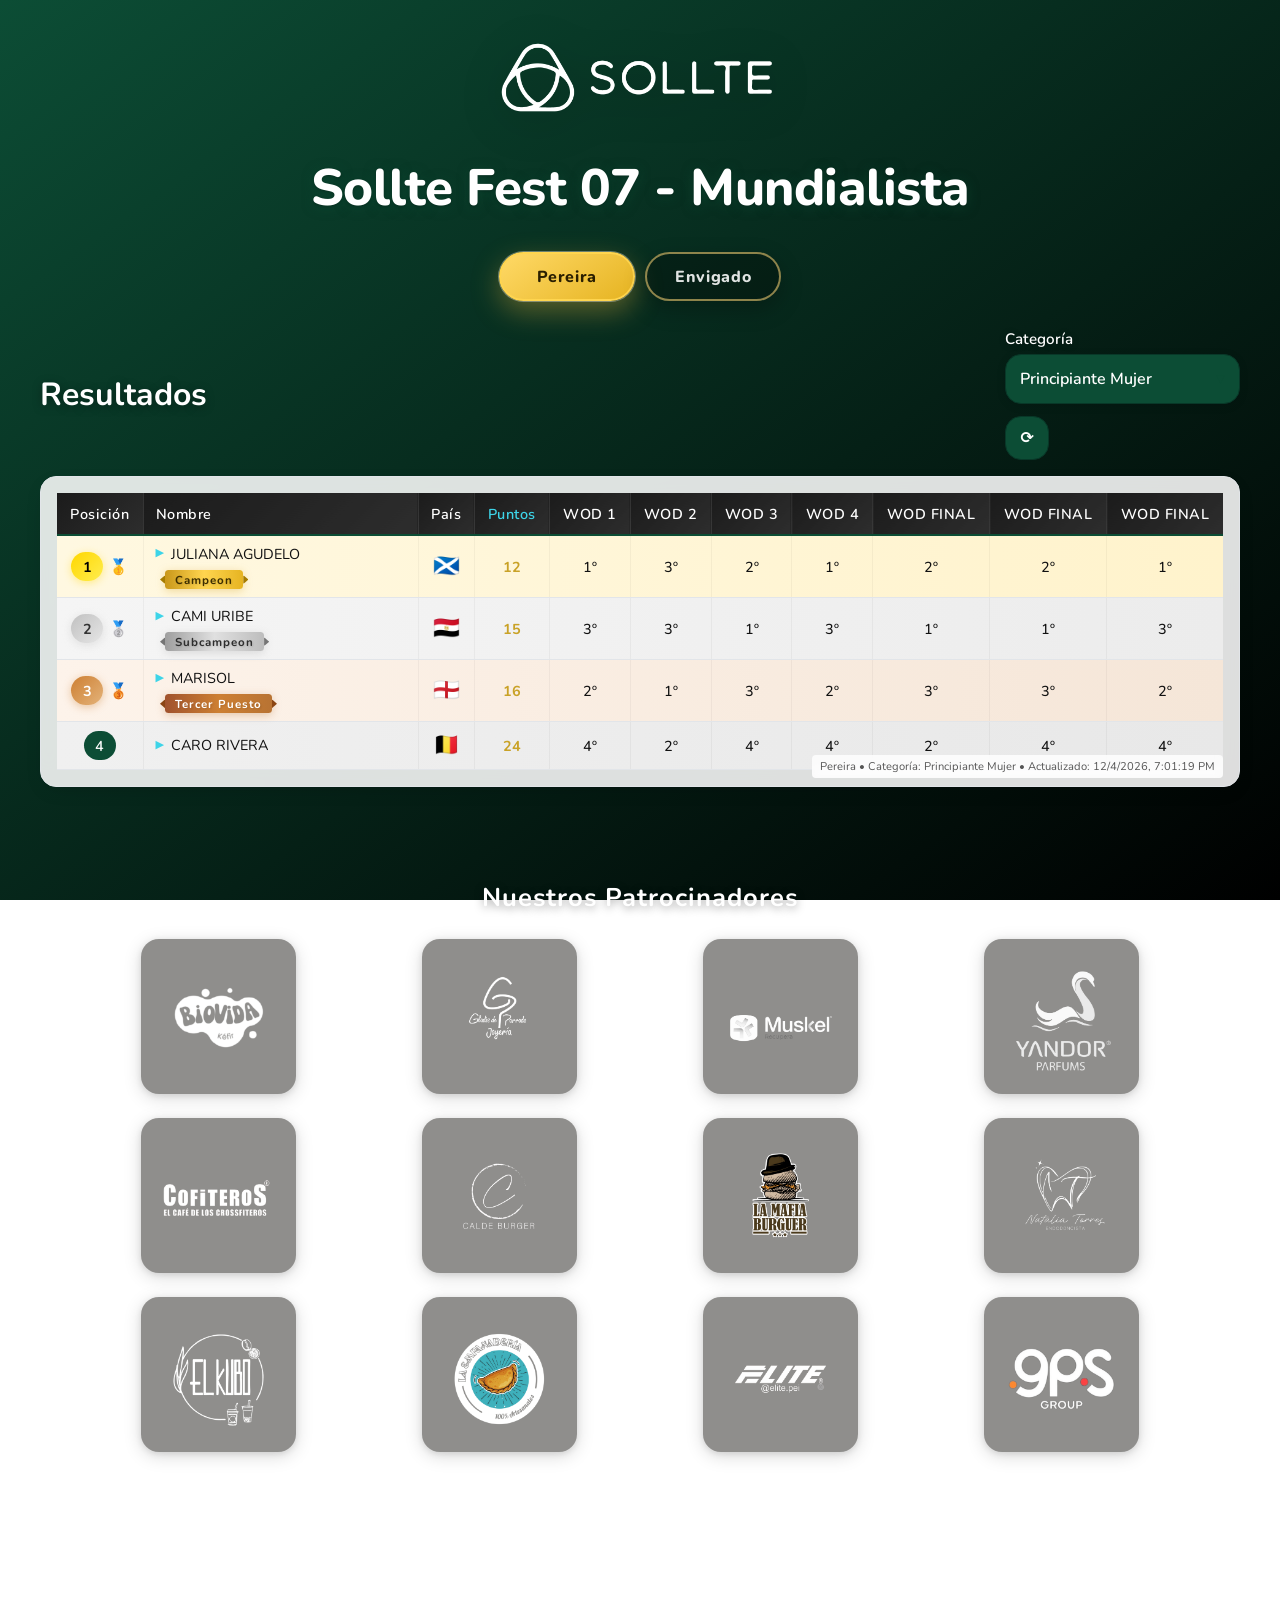
<file: index.html>
<!DOCTYPE html>
<html lang="es">
<head>
  <meta charset="UTF-8" />
  <title>Sollte Fest 07 - Mundialista</title>
  <meta name="viewport" content="width=device-width,initial-scale=1" />
  <meta name="description" content="Resultados en tiempo real de Sollte Fest 07 - Mundialista" />
  <meta name="theme-color" content="#0c4d35" />
  <link rel="preconnect" href="https://fonts.googleapis.com">
  <link rel="preconnect" href="https://fonts.gstatic.com" crossorigin>
  <link href="https://fonts.googleapis.com/css2?family=Nunito:wght@400;600;700;800&display=swap" rel="stylesheet">
  <link rel="stylesheet" href="style.css">
</head>
<body>
  <main>
    <section class="hero">
      <div class="hero-content">
        <div class="hero-logo">
          <img src="assets/sollte_logo_nombre_icono.png" alt="Sollte Fest" onerror="this.style.display='none'" />
        </div>
        <h2 class="hero-title">Sollte Fest 07 - Mundialista</h2>
        <div class="sede-switch" role="group" aria-label="Sede">
          <button type="button" class="sede-switch__btn is-active" id="sedePereira" data-sede="pereira" aria-pressed="true">Pereira</button>
          <button type="button" class="sede-switch__btn" id="sedeEnvigado" data-sede="envigado" aria-pressed="false">Envigado</button>
        </div>
      </div>
    </section>

    <section class="results-section">
      <div class="results-header">
        <h3 class="results-title">Resultados</h3>
        <div class="results-controls">
          <div class="categoria-picker" id="categoriaPicker">
            <span class="categoria-picker__label" id="categoriaLabel">Categoría</span>
            <div class="categoria-picker__wrap">
              <button
                type="button"
                class="categoria-picker__trigger"
                id="categoriaTrigger"
                aria-haspopup="listbox"
                aria-expanded="false"
                aria-labelledby="categoriaLabel categoriaValue"
              >
                <span class="categoria-picker__value" id="categoriaValue">—</span>
                <span class="categoria-picker__icon" aria-hidden="true">▾</span>
              </button>
              <ul class="categoria-picker__menu" id="categoriaMenu" role="listbox" hidden></ul>
            </div>
            <select id="categoriaSelect" class="visually-hidden" tabindex="-1" aria-hidden="true"></select>
          </div>
          <button id="reloadBtn" title="Recargar datos" aria-label="Recargar datos">⟳</button>
        </div>
      </div>
      
      <div class="table-wrapper">
        <div id="tableHint" class="table-hint" hidden>
          <p class="table-hint__text">
            <span class="table-hint__scroll" hidden>Desliza hacia la derecha para ver más columnas. </span>
            Toca el nombre de un atleta para ver el detalle y las posiciones por WOD.
          </p>
        </div>
        <div id="loadingIndicator" style="display: none; text-align: center; padding: 2rem; color: var(--text-secondary);">
          <div style="font-size: 1.2rem; margin-bottom: 0.5rem;">Cargando datos...</div>
          <div style="font-size: 0.8rem;">Por favor espera</div>
        </div>
        <table id="tablaResultados">
          <thead id="tableHead"></thead>
          <tbody id="tableBody"></tbody>
        </table>
        <div class="update-info">
          <span id="lastUpdate">—</span>
        </div>
      </div>
    </section>

    <section class="patrocinadores-section">
      <h3 class="patrocinadores-title">Nuestros Patrocinadores</h3>
      <div class="patrocinadores-grid" id="patrocinadoresGrid"></div>
    </section>
  </main>

  <footer>
    <small>© <span id="year"></span> Sollte Fest. Rankings actualizados en tiempo real.</small>
  </footer>

  <script src="app.js"></script>
</body>
</html>
</file>
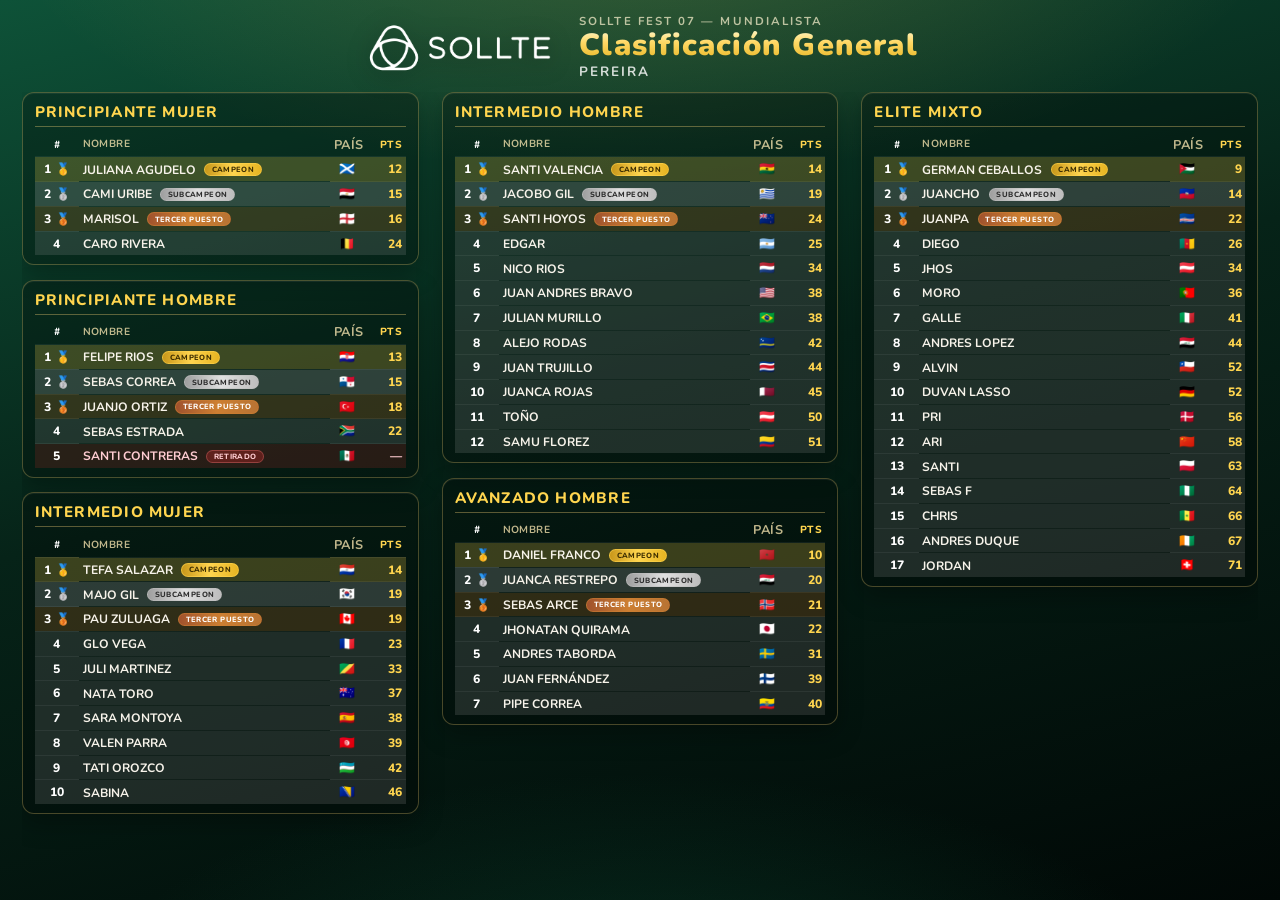
<file: score/index.html>
<!DOCTYPE html>
<html lang="es">
<head>
  <meta charset="UTF-8" />
  <title>Clasificación General — Sollte Fest 07</title>
  <meta name="viewport" content="width=device-width, initial-scale=1, viewport-fit=cover" />
  <meta name="description" content="Clasificación general — Sollte Fest 07 Mundialista" />
  <meta name="theme-color" content="#0c4d35" />
  <link rel="preconnect" href="https://fonts.googleapis.com">
  <link rel="preconnect" href="https://fonts.gstatic.com" crossorigin>
  <link href="https://fonts.googleapis.com/css2?family=Nunito:wght@400;600;700;800;900&display=swap" rel="stylesheet">
  <link rel="stylesheet" href="score.css">
</head>
<body class="score-page">
  <div class="score-shell">
    <header class="score-header">
      <img
        src="../assets/sollte_logo_nombre_icono.png"
        alt="Sollte Fest"
        class="score-logo"
        onerror="this.style.display='none'"
      />
      <div class="score-header__text">
        <p class="score-kicker">Sollte Fest 07 — Mundialista</p>
        <h1 class="score-title">Clasificación General</h1>
        <p class="score-meta" id="scoreMeta">Pereira</p>
      </div>
    </header>

    <main class="score-board" id="scoreBoard" aria-live="polite">
      <p class="score-loading">Cargando clasificación…</p>
    </main>
  </div>

  <script src="score.js"></script>
</body>
</html>
</file>
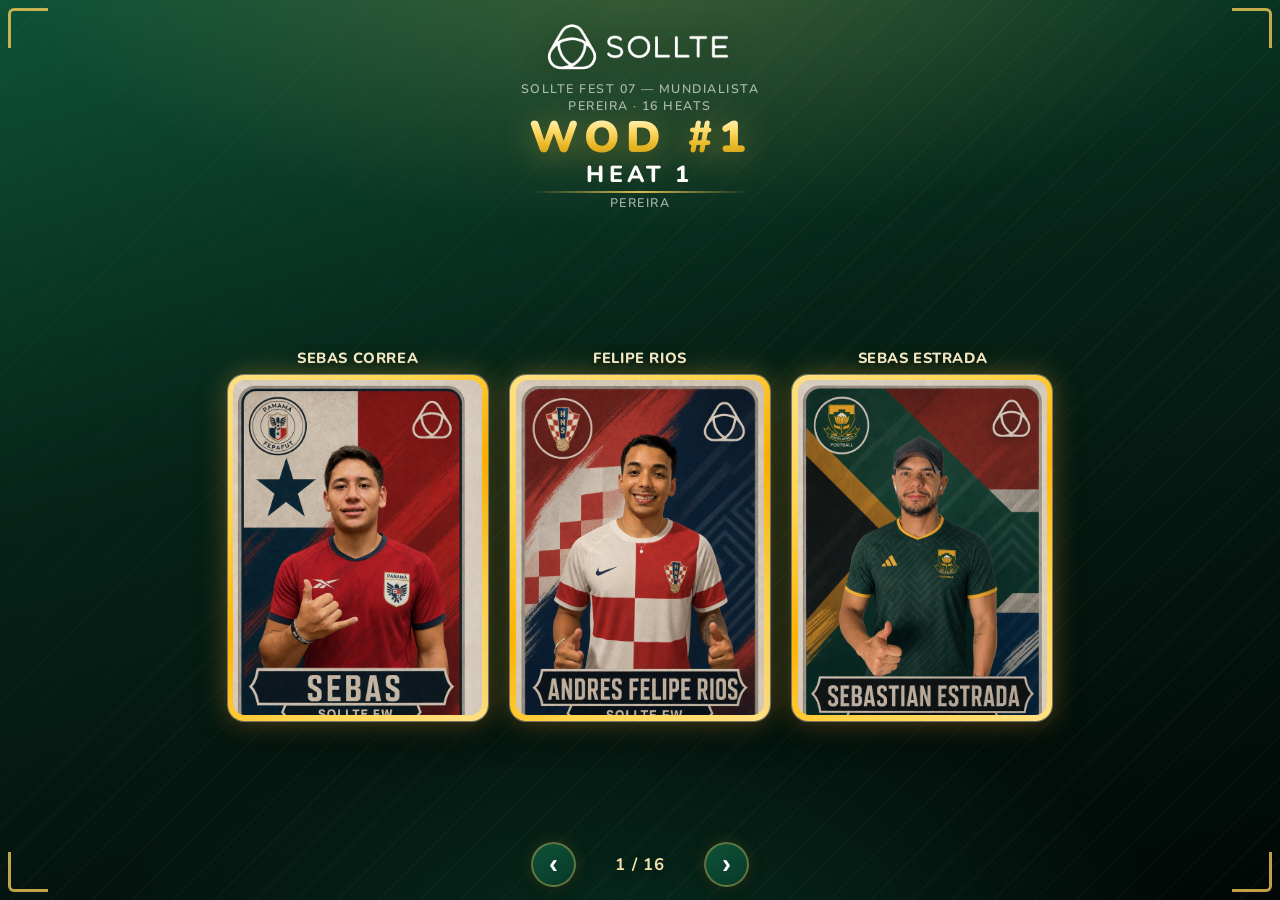
<file: wod1/index.html>
<!DOCTYPE html>
<html lang="es">
<head>
  <meta charset="UTF-8" />
  <title>WOD 1 — Sollte Fest 07</title>
  <meta name="viewport" content="width=device-width, initial-scale=1, viewport-fit=cover" />
  <meta name="description" content="WOD 1 — Sollte Fest 07 Mundialista" />
  <meta name="theme-color" content="#0c4d35" />
  <link rel="preconnect" href="https://fonts.googleapis.com">
  <link rel="preconnect" href="https://fonts.gstatic.com" crossorigin>
  <link href="https://fonts.googleapis.com/css2?family=Nunito:wght@400;600;700;800;900&display=swap" rel="stylesheet">
  <link rel="stylesheet" href="../style.css">
  <link rel="stylesheet" href="../wod/wod.css">
</head>
<body class="heat-page heat-page--stage">
  <div class="heat-stage">
    <div class="heat-stage__frame" aria-hidden="true">
      <span class="heat-final-corner heat-final-corner--tl"></span>
      <span class="heat-final-corner heat-final-corner--tr"></span>
      <span class="heat-final-corner heat-final-corner--bl"></span>
      <span class="heat-final-corner heat-final-corner--br"></span>
    </div>

    <header class="heat-stage__header">
      <img
        src="../assets/sollte_logo_nombre_icono.png"
        alt="Sollte Fest"
        class="heat-stage__logo"
        onerror="this.style.display='none'"
      />
      <p class="heat-stage__eyebrow">Sollte Fest 07 — Mundialista</p>
      <p class="heat-stage__meta" id="wodLabel">Pereira · 16 heats</p>
      <p class="heat-stage__wod" id="heatFinal">WOD #1</p>
      <h1 class="heat-stage__heat" id="heatTitle">HEAT 1</h1>
      <p class="heat-stage__sede" id="heatCategory">Pereira</p>
    </header>

    <div class="heat-matchup" id="heatMatchup" aria-live="polite"></div>

    <nav class="heat-pager heat-pager--final heat-stage__pager" aria-label="Navegación entre heats">
      <button type="button" id="heatPrev" class="heat-pager__btn" aria-label="Heat anterior">‹</button>
      <span class="heat-pager__indicator" id="heatIndicator">1 / 1</span>
      <button type="button" id="heatNext" class="heat-pager__btn" aria-label="Heat siguiente">›</button>
    </nav>
  </div>

  <script src="../wod/wod.js"></script>
</body>
</html>
</file>
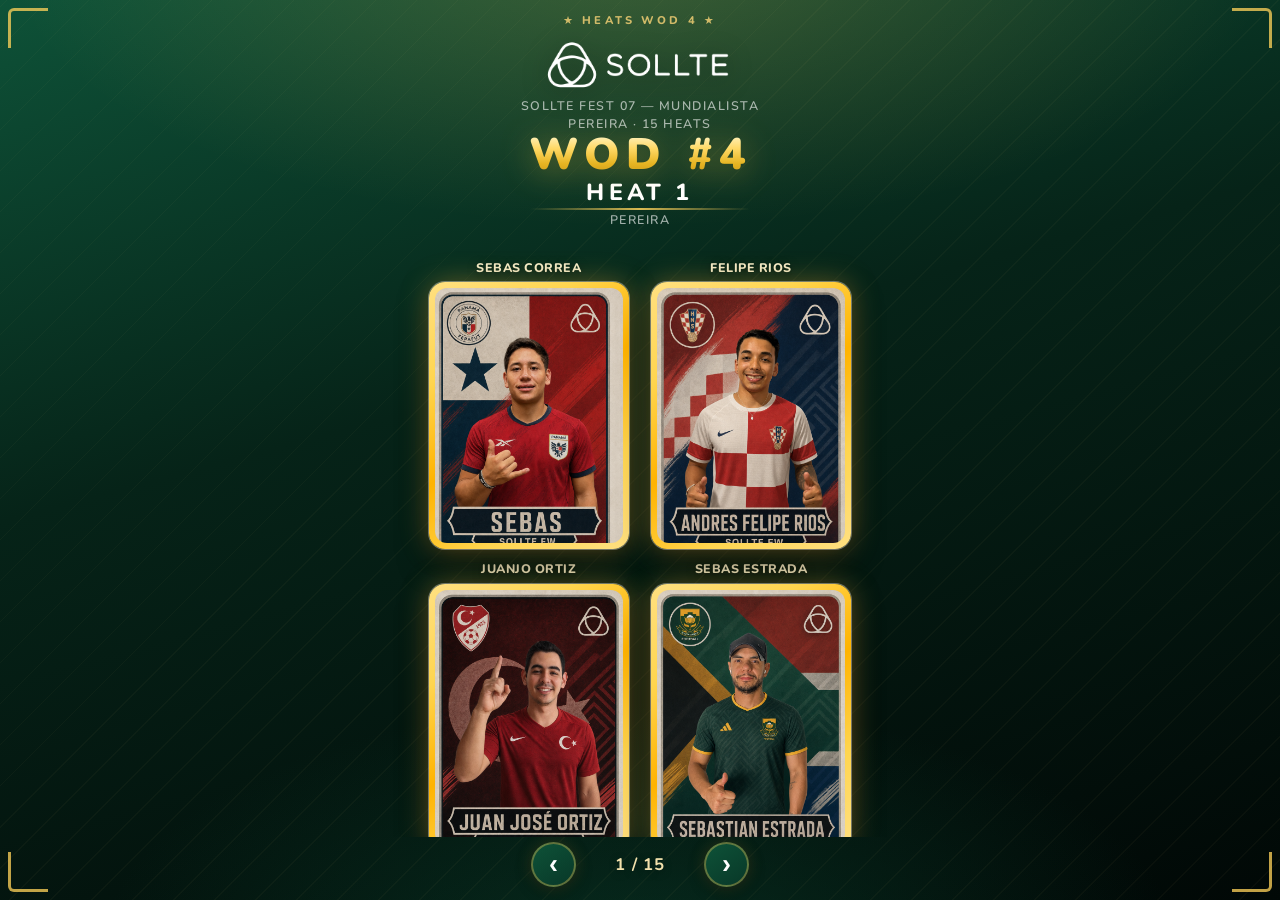
<file: wod4/index.html>
<!DOCTYPE html>
<html lang="es">
<head>
  <meta charset="UTF-8" />
  <title>WOD 4 — Sollte Fest 07</title>
  <meta name="viewport" content="width=device-width, initial-scale=1, viewport-fit=cover" />
  <meta name="description" content="WOD 4 — Sollte Fest 07 Mundialista" />
  <meta name="theme-color" content="#0c4d35" />
  <link rel="preconnect" href="https://fonts.googleapis.com">
  <link rel="preconnect" href="https://fonts.gstatic.com" crossorigin>
  <link href="https://fonts.googleapis.com/css2?family=Nunito:wght@400;600;700;800;900&display=swap" rel="stylesheet">
  <link rel="stylesheet" href="../style.css">
  <link rel="stylesheet" href="../wod/wod.css">
</head>
<body class="heat-page heat-page--stage">
  <div class="heat-stage">
    <div class="heat-stage__frame" aria-hidden="true">
      <span class="heat-final-corner heat-final-corner--tl"></span>
      <span class="heat-final-corner heat-final-corner--tr"></span>
      <span class="heat-final-corner heat-final-corner--bl"></span>
      <span class="heat-final-corner heat-final-corner--br"></span>
    </div>

    <header class="heat-stage__header">
      <p class="heat-stage__kicker" id="heatKicker">★ HEATS WOD 4 ★</p>
      <img
        src="../assets/sollte_logo_nombre_icono.png"
        alt="Sollte Fest"
        class="heat-stage__logo"
        onerror="this.style.display='none'"
      />
      <p class="heat-stage__eyebrow">Sollte Fest 07 — Mundialista</p>
      <p class="heat-stage__meta" id="wodLabel">Pereira · heats</p>
      <p class="heat-stage__wod" id="heatFinal">WOD #4</p>
      <h1 class="heat-stage__heat" id="heatTitle">HEAT 1</h1>
      <p class="heat-stage__sede" id="heatCategory">Pereira</p>
    </header>

    <div class="heat-matchup" id="heatMatchup" aria-live="polite"></div>

    <nav class="heat-pager heat-pager--final heat-stage__pager" aria-label="Navegación entre heats">
      <button type="button" id="heatPrev" class="heat-pager__btn" aria-label="Heat anterior">‹</button>
      <span class="heat-pager__indicator" id="heatIndicator">1 / 1</span>
      <button type="button" id="heatNext" class="heat-pager__btn" aria-label="Heat siguiente">›</button>
    </nav>
  </div>

  <script src="../wod/wod.js"></script>
</body>
</html>
</file>
<file: style.css>
:root {
    --panel: #ffffffdd;
    --accent: #0c4d35;
    --accent-dark: #083828;
    --text: #111;
    --text-secondary: #555;
    --border: #e2e5e9;
    --radius: 16px;
    --transition: 0.2s ease;
    --bg-green: #0c4d35;
    --success: #4caf50;
    --warning: #ff9800;
    --error: #f44336;
    font-family: 'Nunito', 'Inter', system-ui, -apple-system, BlinkMacSystemFont, "Segoe UI", Roboto, Oxygen;
  }
  
  * { box-sizing: border-box; }
  
  body {
    margin: 0;
    min-height: 100vh;
    display: flex;
    flex-direction: column;
    background: linear-gradient(to bottom right, var(--bg-green) 0%, #000000 100%);
    background-attachment: fixed;
    position: relative;
    overflow-x: hidden;
  }

  main {
    position: relative;
    z-index: 1;
    flex: 1;
    display: flex;
    flex-direction: column;
    gap: clamp(1rem, 2.5vw, 1.75rem);
    padding: clamp(1rem, 2.5vw, 1.75rem) clamp(1rem, 3vw, 2.5rem) clamp(2rem, 5vw, 4rem);
    width: 100%;
    max-width: 1400px;
    margin: 0 auto;
  }
  
  .hero {
    display:flex; justify-content:center; align-items:center;
    min-height:200px;
    text-align: center;
  }
  
  .hero-content {
    display: flex;
    flex-direction: column;
    align-items: center;
    gap: 1.5rem;
  }
  
  .hero-logo img {
    max-width:300px; width:100%;
    filter: drop-shadow(0 8px 20px rgba(0,0,0,.25));
  }
  
  .hero-title {
    font-family: 'Nunito', sans-serif;
    font-size: clamp(2rem, 4vw, 3.5rem);
    font-weight: 800;
    color: #fff;
    margin: 0;
    text-shadow: 0 2px 12px rgba(13, 77, 53, 0.55), 0 1px 3px rgba(0, 0, 0, 0.35);
    letter-spacing: -0.5px;
  }

  .sede-switch {
    display: inline-flex;
    align-items: center;
    gap: 0.65rem;
    margin-top: 0.35rem;
  }

  .sede-switch__btn {
    font: inherit;
    font-weight: 800;
    letter-spacing: 0.04em;
    min-width: 8.5rem;
    padding: 0.7rem 1.35rem;
    border-radius: 999px;
    border: 2px solid rgba(255, 215, 120, 0.55);
    background: rgba(0, 0, 0, 0.28);
    color: rgba(255, 255, 255, 0.88);
    cursor: pointer;
    transition: var(--transition);
    box-shadow: 0 8px 22px rgba(0, 0, 0, 0.25);
  }

  .sede-switch__btn:hover {
    border-color: rgba(255, 215, 120, 0.9);
    background: rgba(14, 82, 56, 0.75);
  }

  .sede-switch__btn.is-active {
    background: linear-gradient(145deg, #ffd966, #e6b422);
    border-color: #ffd54f;
    color: #2a1f00;
    box-shadow:
      0 0 0 1px rgba(255, 255, 255, 0.35),
      0 10px 28px rgba(255, 190, 60, 0.35);
  }

  .sede-switch__btn:focus-visible {
    outline: 2px solid #ffd54f;
    outline-offset: 3px;
  }

  .results-section { 
    position:relative; 
    max-width: 1200px;
    margin: 0 auto;
    width: 100%;
  }
  
  .results-header {
    display: flex;
    justify-content: space-between;
    align-items: center;
    margin-bottom: 1rem;
    flex-wrap: wrap;
    gap: 1rem;
  }
  
  .results-title {
    font-family: 'Nunito', sans-serif;
    font-size: clamp(1.5rem, 3vw, 2rem);
    font-weight: 700;
    color: #fff;
    margin: 0;
    text-shadow: 0 2px 10px rgba(0, 0, 0, 0.35);
  }
  
  .results-controls { 
    display:flex; 
    gap:.75rem; 
    align-items:center; 
    flex-wrap:wrap; 
  }

  .results-controls label {
    color: #fff;
    text-shadow: 0 1px 6px rgba(0, 0, 0, 0.35);
    font-weight: 600;
  }
  
  .results-controls button {
    font: inherit;
    padding: .55rem .9rem;
    border-radius: var(--radius);
    border: 1px solid var(--border);
    background: #fff;
    cursor: pointer;
    transition: var(--transition);
  }

  .results-controls button:focus {
    outline: 2px solid var(--accent);
    outline-offset: 2px;
  }

  .visually-hidden {
    position: absolute;
    width: 1px;
    height: 1px;
    padding: 0;
    margin: -1px;
    overflow: hidden;
    clip: rect(0, 0, 0, 0);
    border: 0;
  }

  .categoria-picker {
    display: flex;
    flex-direction: column;
    gap: 0.35rem;
    min-width: min(100%, 300px);
    flex: 1 1 220px;
  }

  .categoria-picker__label {
    font-size: clamp(0.85rem, 2vw, 0.95rem);
    font-weight: 600;
    color: #fff;
    text-shadow: 0 1px 6px rgba(0, 0, 0, 0.35);
  }

  .categoria-picker__wrap {
    position: relative;
  }

  .categoria-picker__trigger {
    width: 100%;
    display: flex;
    align-items: center;
    justify-content: space-between;
    gap: 0.5rem;
    padding: 0.7rem 1rem;
    font: inherit;
    font-size: clamp(1rem, 2.8vw, 1.1rem);
    font-weight: 700;
    color: var(--text);
    background: #fff;
    border: 1px solid var(--border);
    border-radius: var(--radius);
    cursor: pointer;
    min-height: 50px;
    transition: var(--transition);
    box-shadow: 0 2px 10px rgba(0, 0, 0, 0.1);
  }

  .categoria-picker__trigger:hover {
    border-color: var(--accent);
  }

  .categoria-picker__trigger[aria-expanded="true"] {
    border-color: var(--accent);
    box-shadow: 0 0 0 3px rgba(12, 77, 53, 0.18);
  }

  .categoria-picker__value {
    text-align: left;
    flex: 1;
    white-space: nowrap;
    overflow: hidden;
    text-overflow: ellipsis;
  }

  .categoria-picker__icon {
    color: var(--accent);
    font-size: 1rem;
    line-height: 1;
    transition: transform 0.2s ease;
    flex-shrink: 0;
  }

  .categoria-picker__trigger[aria-expanded="true"] .categoria-picker__icon {
    transform: rotate(180deg);
  }

  .categoria-picker__menu {
    position: absolute;
    top: calc(100% + 8px);
    left: 0;
    right: 0;
    z-index: 200;
    margin: 0;
    padding: 0.45rem;
    list-style: none;
    background: #fff;
    border: 1px solid var(--border);
    border-radius: var(--radius);
    box-shadow: 0 10px 32px rgba(0, 0, 0, 0.2);
    max-height: min(65vh, 340px);
    overflow-y: auto;
    -webkit-overflow-scrolling: touch;
  }

  .categoria-picker__menu:not([hidden]) {
    display: block;
  }

  .categoria-picker__menu [role="option"] {
    display: flex;
    align-items: center;
    gap: 0.65rem;
    padding: 0.85rem 1rem;
    font-size: clamp(1rem, 2.8vw, 1.1rem);
    font-weight: 600;
    color: var(--text);
    border-radius: calc(var(--radius) - 4px);
    cursor: pointer;
    min-height: 50px;
    transition: background 0.15s ease;
  }

  .categoria-picker__menu [role="option"]::before {
    content: '';
    width: 1.1rem;
    flex-shrink: 0;
    font-weight: 800;
    text-align: center;
  }

  .categoria-picker__menu [role="option"].is-selected::before {
    content: '✓';
    color: #fff;
  }

  .categoria-picker__menu [role="option"]:hover,
  .categoria-picker__menu [role="option"]:focus {
    background: #e8f2ee;
    outline: none;
  }

  .categoria-picker__menu [role="option"].is-selected {
    background: var(--accent);
    color: #fff;
  }

  .categoria-picker__menu [role="option"].is-selected:hover {
    background: var(--accent-dark);
  }
  
  .results-controls button {
    background: var(--accent);
    border:1px solid var(--accent-dark);
    color: #fff;
    font-weight:600;
    min-width: 44px;
    height: 44px;
    display: flex;
    align-items: center;
    justify-content: center;
  }
  
  .results-controls button:hover { 
    background:var(--accent-dark); 
    color:#fff; 
    transform: translateY(-1px);
    box-shadow: 0 4px 12px rgba(12, 77, 53, 0.35);
  }
  
  .inline {
    font-size:.8rem; display:flex; gap:.4rem; align-items:center;
    background:#ffffff80; padding:.45rem .7rem;
    border:1px solid var(--border);
    border-radius: var(--radius);
    backdrop-filter: blur(6px);
  }
  
  .table-wrapper {
    background: var(--panel);
    border:1px solid var(--border);
    border-radius: var(--radius);
    padding:1rem;
    box-shadow:0 6px 22px -10px rgba(0,0,0,.25);
    backdrop-filter: blur(14px) saturate(1.2);
    width: 100%;
    position: relative;
    overflow-x: auto;
    -webkit-overflow-scrolling: touch;
  }

  .table-hint {
    margin-bottom: 0.75rem;
    padding: 0.65rem 0.85rem;
    background: linear-gradient(135deg, rgba(12, 77, 53, 0.12), rgba(61, 212, 232, 0.1));
    border: 1px solid rgba(12, 77, 53, 0.2);
    border-radius: 10px;
    font-size: 0.82rem;
    line-height: 1.45;
    color: var(--text-secondary);
  }

  .table-hint__text {
    margin: 0;
  }

  .table-hint__scroll {
    color: var(--accent-dark);
    font-weight: 600;
  }

  .table-wrapper.is-scrollable::after {
    content: '';
    position: absolute;
    top: 3.5rem;
    right: 0;
    width: 1.75rem;
    height: calc(100% - 4.5rem);
    pointer-events: none;
    background: linear-gradient(to right, transparent, rgba(255, 255, 255, 0.92));
    border-radius: 0 0 var(--radius) 0;
    z-index: 1;
  }
  
  .update-info {
    position: absolute;
    bottom: 0.5rem;
    right: 1rem;
    font-size:.7rem; 
    color:var(--text-secondary);
    background: rgba(255,255,255,0.8);
    padding: 0.25rem 0.5rem;
    border-radius: 4px;
    backdrop-filter: blur(4px);
  }
  
  /* Tabla de resultados */
  #tablaResultados { 
    width:100%; 
    min-width: 640px;
    border-collapse:collapse; 
    font-size:.9rem; 
    table-layout: auto;
  }
  
  #tablaResultados thead th {
    text-align:left; 
    padding:.65rem .75rem;
    background:linear-gradient(135deg, #1b1b1b, #2d2d2d); 
    color:#fff;
    font-weight:600; 
    letter-spacing:.5px;
    border-bottom: 2px solid var(--accent);
    white-space: nowrap;
    border-right: 1px solid rgba(255, 255, 255, 0.08);
  }

  #tablaResultados thead th:last-child {
    border-right: none;
  }

  #tablaResultados thead th.col-puntos {
    color: #3dd4e8;
    text-align: center;
  }

  #tablaResultados thead th.col-wod {
    text-align: center;
    min-width: 4.5rem;
  }

  #tablaResultados thead th.col-pos,
  #tablaResultados thead th.col-country {
    text-align: center;
  }

  #tablaResultados thead th .th-short {
    display: none;
  }
  
  #tablaResultados tbody td {
    padding:.55rem .75rem;
    border-bottom:1px solid var(--border);
    transition: var(--transition);
    vertical-align: middle;
    border-right: 1px solid rgba(0, 0, 0, 0.04);
  }

  #tablaResultados tbody td:last-child {
    border-right: none;
  }
  
  #tablaResultados tbody tr.team-row { 
    transition:var(--transition); 
    background: #fafafa;
  }

  #tablaResultados tbody tr.team-row:hover { 
    background: linear-gradient(90deg, #e8f2ee, #d4ebe3);
  }

  #tablaResultados tbody tr.team-row--expanded {
    background: linear-gradient(90deg, #f5f0e4, #ebe4d4);
    outline: 2px solid #4a90d9;
    outline-offset: -2px;
  }

  #tablaResultados tbody tr.team-row--podium-gold {
    background: linear-gradient(90deg, #fff8e1, #fff3cc);
  }

  #tablaResultados tbody tr.team-row--podium-gold:hover {
    background: linear-gradient(90deg, #fff3cc, #ffe9a8);
  }

  #tablaResultados tbody tr.team-row--podium-gold.team-row--expanded {
    background: linear-gradient(90deg, #fff3cc, #ffe9a8);
    outline-color: #d4a017;
  }

  #tablaResultados tbody tr.team-row--podium-silver {
    background: linear-gradient(90deg, #f5f5f5, #ececec);
  }

  #tablaResultados tbody tr.team-row--podium-silver:hover {
    background: linear-gradient(90deg, #ececec, #e0e0e0);
  }

  #tablaResultados tbody tr.team-row--podium-silver.team-row--expanded {
    background: linear-gradient(90deg, #ececec, #e0e0e0);
    outline-color: #9e9e9e;
  }

  #tablaResultados tbody tr.team-row--podium-bronze {
    background: linear-gradient(90deg, #fdf3ea, #f5e6d8);
  }

  #tablaResultados tbody tr.team-row--podium-bronze:hover {
    background: linear-gradient(90deg, #f5e6d8, #edd5c0);
  }

  #tablaResultados tbody tr.team-row--podium-bronze.team-row--expanded {
    background: linear-gradient(90deg, #f5e6d8, #edd5c0);
    outline-color: #b87333;
  }

  #tablaResultados tbody tr.team-row--retirado {
    background: linear-gradient(90deg, #fdeaea, #f8d4d4);
  }

  #tablaResultados tbody tr.team-row--retirado:hover {
    background: linear-gradient(90deg, #f8d4d4, #f0bcbc);
  }

  #tablaResultados tbody tr.team-row--retirado.team-row--expanded {
    background: linear-gradient(90deg, #f8d4d4, #f0bcbc);
    outline-color: #e57373;
  }

  .retirado-badge {
    display: inline-flex;
    align-items: center;
    flex-shrink: 0;
    font-size: 0.68rem;
    font-weight: 800;
    letter-spacing: 0.06em;
    text-transform: uppercase;
    color: #8b1e1e;
    background: rgba(229, 115, 115, 0.22);
    border: 1px solid rgba(198, 40, 40, 0.28);
    border-radius: 999px;
    padding: 0.12rem 0.55rem;
  }

  .finalista-badge {
    display: inline-flex;
    align-items: center;
    flex-shrink: 0;
    font-size: 0.68rem;
    font-weight: 800;
    letter-spacing: 0.06em;
    text-transform: uppercase;
    color: #1b5e20;
    background: rgba(76, 175, 80, 0.22);
    border: 1px solid rgba(56, 142, 60, 0.35);
    border-radius: 999px;
    padding: 0.12rem 0.55rem;
  }

  #tablaResultados tbody tr.team-row--finalista {
    background: linear-gradient(90deg, #e8f5e9, #dcedc8);
  }

  #tablaResultados tbody tr.team-row--finalista:hover {
    background: linear-gradient(90deg, #dcedc8, #c8e6c9);
  }

  #tablaResultados tbody tr.team-row--finalista.team-row--expanded {
    background: linear-gradient(90deg, #dcedc8, #c8e6c9);
    outline-color: #66bb6a;
  }

  #tablaResultados tbody tr.team-row--rest {
    background: linear-gradient(90deg, #f0f0f0, #e8e8e8);
  }

  #tablaResultados tbody tr.team-row--rest:hover {
    background: linear-gradient(90deg, #e8e8e8, #dedede);
  }

  #tablaResultados tbody tr.team-row--rest.team-row--expanded {
    background: linear-gradient(90deg, #e8e8e8, #dedede);
    outline-color: #9e9e9e;
  }

  .wod-pos-cell--retirado {
    color: #c62828;
    font-weight: 700;
  }

  .team-name-cell {
    display: flex;
    flex-wrap: wrap;
    align-items: center;
    gap: 0.45rem 0.6rem;
  }

  .podium-banner {
    margin-left: 0;
    flex-shrink: 0;
  }

  .podium-banner .podium-ribbon {
    font-size: 0.72rem;
    padding: 0.1rem 0.65rem;
    letter-spacing: 0.08em;
  }

  .pos-cell {
    text-align: center;
    white-space: nowrap;
    min-width: 4.5rem;
  }

  .rank-medal {
    margin-left: 0.15rem;
    font-size: 0.95rem;
    vertical-align: middle;
  }

  .country-cell {
    text-align: center;
    width: 3.5rem;
  }

  .country-flag {
    font-size: 1.35rem;
    line-height: 1;
    display: inline-block;
  }

  .points-cell {
    text-align: center;
    font-weight: 700;
    color: #c9a227;
    min-width: 4.5rem;
  }

  .wod-pos-cell {
    text-align: center;
    white-space: nowrap;
    min-width: 4.5rem;
    color: var(--text);
    font-weight: 500;
  }
  
  .team-name {
    cursor: pointer;
    font-weight: 600;
    color: var(--text);
    transition: var(--transition);
    display: inline-flex;
    align-items: flex-start;
    gap: 0.45rem;
    text-align: left;
    background: none;
    border: none;
    padding: 0;
    font: inherit;
    width: 100%;
    word-wrap: break-word;
    word-break: break-word;
    white-space: normal;
    line-height: 1.3;
  }
  
  .team-name:hover {
    color: var(--accent-dark);
  }

  .team-name__text {
    flex: 1;
    min-width: 0;
  }
  
  .expand-icon {
    display: inline-block;
    transition: var(--transition);
    font-weight: bold;
    color: #3dd4e8;
    flex-shrink: 0;
    margin-top: 0.1rem;
    font-size: 0.7rem;
  }
  
  .expand-icon.expanded {
    transform: rotate(90deg);
  }
  
  .wod-details {
    display: none;
  }
  
  .wod-details.show {
    display: table-row;
  }
  
  .wod-details td {
    padding: 0.35rem 0.75rem 0.75rem;
    background: transparent;
    border-bottom: 1px solid var(--border);
  }

  .wod-details-panel {
    background: #111;
    color: #fff;
    padding: 0.85rem 1.1rem;
    border-radius: 10px;
    margin: 0.15rem 0 0.25rem;
  }

  .wod-detail-line {
    margin: 0.4rem 0;
    line-height: 1.45;
    font-size: 0.88rem;
  }

  .wod-detail-line:first-child {
    margin-top: 0;
  }

  .wod-detail-line:last-child {
    margin-bottom: 0;
  }

  .wod-detail-line__name {
    color: #3dd4e8;
    font-weight: 700;
  }

  .wod-detail-line__pos {
    color: #ffd86b;
    font-weight: 600;
  }

  .wod-detail-line__value {
    color: rgba(255, 255, 255, 0.92);
  }
  
  .rank-badge {
    font-weight:600; 
    background:var(--accent);
    color: #fff;
    border-radius:999px; 
    padding:.28rem .55rem;
    display:inline-block; 
    min-width:2rem; 
    text-align:center;
    transition: var(--transition);
    vertical-align: middle;
  }
  .top1 { 
    background: linear-gradient(135deg,#ffd700,#ffed4e); 
    color: #000;
    font-weight: 700;
    box-shadow: 0 2px 8px rgba(255, 215, 0, 0.4);
  }
  .top2 { 
    background: linear-gradient(135deg,#c0c0c0,#e6e6e6); 
    color: #333;
    font-weight: 700;
    box-shadow: 0 2px 8px rgba(192, 192, 192, 0.4);
  }
  .top3 { 
    background: linear-gradient(135deg,#cd7f32,#e4b37a); 
    color: #fff;
    font-weight: 700;
    box-shadow: 0 2px 8px rgba(205, 127, 50, 0.4);
  }
  
  /* Móvil y pantallas estrechas: sin scroll horizontal */
  @media (max-width: 640px) {
    #tablaResultados {
      min-width: 0;
      width: 100%;
    }

    #tablaResultados thead th .th-full {
      display: none;
    }

    #tablaResultados thead th .th-short {
      display: inline;
    }

    #tablaResultados .col-wod,
    #tablaResultados .wod-pos-cell {
      display: none;
    }

    #tablaResultados thead th,
    #tablaResultados tbody td {
      padding: 0.42rem 0.32rem;
    }

    .pos-cell {
      min-width: 0;
      width: 2.6rem;
    }

    .country-cell {
      width: 2.2rem;
    }

    .points-cell {
      min-width: 0;
      width: 2.5rem;
    }

    .table-wrapper {
      overflow-x: visible;
    }

    .table-wrapper.is-scrollable::after {
      display: none;
    }
  }

  /* Responsive - Mobile First */
  @media (max-width:480px){
    .results-header { 
      flex-direction: column;
      align-items: stretch;
    }
    .results-controls { 
      flex-direction: column;
      align-items: stretch;
    }
    .categoria-picker {
      width: 100%;
      min-width: 0;
      flex: none;
    }
    .results-title {
      font-size: 1.5rem;
      text-align: center;
    }
    .hero {
      min-height: 140px;
    }
    .hero-content {
      gap: 0.85rem;
    }
    .hero-logo img {
      max-width: 200px;
    }
    .hero-title {
      font-size: clamp(1.35rem, 5vw, 2rem);
      line-height: 1.15;
    }

    .sede-switch {
      width: 100%;
      justify-content: center;
      flex-wrap: wrap;
    }

    .sede-switch__btn {
      min-width: 7.5rem;
      padding: 0.6rem 1.1rem;
      font-size: 0.95rem;
    }

    .update-info {
      position: static;
      text-align: center;
      margin-top: 1rem;
    }
    
    #tablaResultados {
      font-size: 0.8rem;
    }

    #tablaResultados thead th,
    #tablaResultados tbody td {
      padding: 0.4rem 0.28rem;
    }

    #tablaResultados thead th.col-pos,
    #tablaResultados thead th.col-country,
    #tablaResultados thead th.col-puntos {
      padding-left: 0.2rem;
      padding-right: 0.2rem;
    }
    
    .team-name {
      font-size: 0.78rem;
      line-height: 1.2;
      gap: 0.3rem;
    }
    
    .expand-icon {
      font-size: 0.65rem;
    }
    
    .rank-badge {
      padding: 0.18rem 0.35rem;
      min-width: 1.6rem;
      font-size: 0.72rem;
    }

    .rank-medal {
      font-size: 0.8rem;
    }

    .country-cell {
      padding-left: 0.15rem !important;
      padding-right: 0.15rem !important;
    }

    .country-flag {
      font-size: 1.1rem;
    }

    .points-cell {
      font-size: 0.85rem;
    }

    .wod-details-panel {
      padding: 0.7rem 0.85rem;
    }

    .wod-detail-line {
      font-size: 0.8rem;
    }
  }
  
  @media (max-width:780px) and (min-width:481px){
    .results-header { 
      flex-direction: column;
      align-items: stretch;
    }
    .results-controls { 
      justify-content: center;
    }
    .inline { order:4; }
    .update-info {
      position: static;
      text-align: center;
      margin-top: 1rem;
    }
    
    #tablaResultados {
      font-size: 0.82rem;
      min-width: 0;
      width: 100%;
    }

    #tablaResultados thead th,
    #tablaResultados tbody td {
      padding: 0.45rem 0.4rem;
    }

    #tablaResultados thead th .th-full {
      display: none;
    }

    #tablaResultados thead th .th-short {
      display: inline;
    }

    #tablaResultados thead th.col-wod {
      font-size: 0.72rem;
      min-width: 2.8rem;
      padding-left: 0.3rem;
      padding-right: 0.3rem;
    }
    
    .team-name {
      font-size: 0.8rem;
      line-height: 1.25;
    }

    .pos-cell,
    .points-cell,
    .wod-pos-cell {
      min-width: 2.6rem;
    }

    .country-cell {
      width: 2.4rem;
    }

    .rank-badge {
      padding: 0.2rem 0.38rem;
      min-width: 1.7rem;
      font-size: 0.78rem;
    }

    .rank-medal {
      font-size: 0.85rem;
    }
  }
  
  footer {
    position: relative;
    z-index: 2;
    text-align: center;
    padding: clamp(0.75rem, 2vw, 1.25rem);
    font-size: clamp(0.65rem, 1.5vw, 0.8rem);
    color: var(--text-secondary);
    background: #ffffffc9;
    backdrop-filter: blur(8px);
    flex-shrink: 0;
  }
  
  /* Animaciones de carga */
  @keyframes fadeIn {
    from { opacity: 0; transform: translateY(10px); }
    to { opacity: 1; transform: translateY(0); }
  }
  
  .results-section {
    animation: fadeIn 0.5s ease-out;
  }
  
  /* Mensaje placeholder / sin datos */
  #tablaResultados tbody tr td[colspan],
  #tablaResultados tbody tr td.results-placeholder {
    text-align: center;
    padding: 2.5rem 1.5rem !important;
    color: var(--text-secondary);
    font-style: normal;
  }

  .results-placeholder {
    font-size: clamp(1rem, 2.5vw, 1.15rem);
    font-weight: 600;
    line-height: 1.5;
    color: var(--text-secondary);
  }

.patrocinadores-section {
  margin-top: clamp(1.5rem, 4vw, 2.5rem);
  margin-bottom: clamp(1rem, 3vw, 2rem);
  padding: 0 clamp(0.25rem, 2vw, 1rem);
  text-align: center;
  width: 100%;
}

.patrocinadores-title {
  font-family: 'Nunito', sans-serif;
  font-size: clamp(1.1rem, 2.5vw, 1.6rem);
  font-weight: 700;
  margin-bottom: clamp(0.9rem, 2.5vw, 1.5rem);
  color: #fff;
  letter-spacing: 1px;
  text-shadow: 0 2px 10px rgba(0, 0, 0, 0.4);
}

.patrocinadores-grid {
  display: grid;
  grid-template-columns: repeat(2, minmax(0, 1fr));
  gap: clamp(0.55rem, 2vw, 1.25rem);
  justify-items: center;
  width: 100%;
  max-width: min(100%, 540px);
  margin: 0 auto;
}

.patrocinadores-grid--pereira {
  max-width: min(100%, 720px);
}

.patrocinadores-grid--pereira .patrocinador-logo-box {
  background: #8f8e8c;
}

.patrocinadores-grid--pereira .patrocinador-logo-img {
  background: transparent;
  box-shadow: none;
}

.patrocinadores-grid--envigado {
  max-width: min(100%, 540px);
}

.patrocinador-logo-box {
  width: 100%;
  max-width: 130px;
  aspect-ratio: 1;
  background: rgba(255, 255, 255, 0.92);
  border-radius: clamp(12px, 2vw, 18px);
  box-shadow: 0 4px 18px 0 rgba(0, 0, 0, 0.15), 0 1.5px 6px 0 rgba(0, 0, 0, 0.1);
  display: flex;
  align-items: center;
  justify-content: center;
  overflow: hidden;
  transition: box-shadow 0.2s, transform 0.2s;
}

.patrocinador-logo-box:hover {
  box-shadow: 0 8px 24px 0 rgba(0, 0, 0, 0.2), 0 2px 8px 0 rgba(0, 0, 0, 0.13);
  transform: translateY(-2px);
}

.patrocinador-logo-img {
  max-width: 82%;
  max-height: 82%;
  width: auto;
  height: auto;
  object-fit: contain;
  background: #fff;
  border-radius: clamp(8px, 1.5vw, 12px);
  box-shadow: 0 0 0 2px #fff, 0 2px 8px 0 rgba(0, 0, 0, 0.07);
}

/* Tablet */
@media (min-width: 600px) {
  .patrocinadores-grid {
    grid-template-columns: repeat(3, minmax(0, 1fr));
    max-width: 620px;
    gap: clamp(0.75rem, 2vw, 1.25rem);
  }

  .patrocinadores-grid--pereira {
    grid-template-columns: repeat(4, minmax(0, 1fr));
    max-width: 720px;
  }

  .patrocinador-logo-box {
    max-width: 150px;
  }
}

/* Desktop */
@media (min-width: 900px) {
  .patrocinadores-grid {
    grid-template-columns: repeat(3, minmax(0, 1fr));
    max-width: 720px;
    gap: 1.25rem;
  }

  .patrocinadores-grid--pereira {
    grid-template-columns: repeat(4, minmax(0, 1fr));
    max-width: 960px;
  }

  .patrocinadores-grid--envigado {
    grid-template-columns: repeat(3, minmax(0, 1fr));
    max-width: 720px;
  }

  .patrocinador-logo-box {
    max-width: 140px;
  }
}

/* Monitores grandes */
@media (min-width: 1200px) {
  .patrocinadores-grid {
    max-width: 860px;
    gap: 1.5rem;
  }

  .patrocinadores-grid--pereira {
    max-width: 1100px;
  }

  .patrocinador-logo-box {
    max-width: 155px;
  }
}

/* TV / pantallas muy grandes */
@media (min-width: 1920px) {
  main {
    max-width: 1800px;
    gap: 2.5rem;
    padding: 2.5rem 4rem 5rem;
  }

  .hero-logo img {
    max-width: 420px;
  }

  .hero-title {
    font-size: 4rem;
  }

  .results-title {
    font-size: 2.5rem;
  }

  #tablaResultados {
    font-size: 1.15rem;
  }

  .patrocinadores-title {
    font-size: 2rem;
  }

  .patrocinadores-grid {
    max-width: 1500px;
    gap: 2rem;
  }

  .patrocinador-logo-box {
    max-width: 200px;
  }
}
  
.descalificado-row {
  background: #d32f2f !important;
  color: #fff !important;
}
.descalificado-row td, .descalificado-row th {
  color: #fff !important;
}

.podium-banner {
  display: inline-flex;
  align-items: center;
  margin-left: 0.6rem;
  margin-right: 0;
  position: relative;
  height: 1.1rem;
}

.podium-ribbon {
  color: #fff;
  font-weight: 700;
  font-size: 0.75rem;
  padding: 0.05rem 0.55rem;
  border-radius: 0.22rem;
  letter-spacing: 0.06em;
  position: relative;
  z-index: 1;
  text-shadow: 1px 1px 2px rgba(0, 0, 0, 0.12);
}

.podium-ribbon--gold {
  background: linear-gradient(90deg, #c9971a 0%, #ffd54f 50%, #e6b422 100%);
  color: #3d2e00;
  box-shadow: 0 2px 8px rgba(212, 160, 23, 0.35);
}

.podium-ribbon--gold::before,
.podium-ribbon--gold::after {
  background: #a67c00;
}

.podium-ribbon--silver {
  background: linear-gradient(90deg, #9e9e9e 0%, #e0e0e0 50%, #bdbdbd 100%);
  color: #2e2e2e;
  box-shadow: 0 2px 8px rgba(158, 158, 158, 0.3);
}

.podium-ribbon--silver::before,
.podium-ribbon--silver::after {
  background: #757575;
}

.podium-ribbon--bronze {
  background: linear-gradient(90deg, #a0522d 0%, #cd7f32 50%, #b87333 100%);
  color: #fff;
  box-shadow: 0 2px 8px rgba(184, 115, 51, 0.35);
}

.podium-ribbon--bronze::before,
.podium-ribbon--bronze::after {
  background: #8b4513;
}

.podium-ribbon::before,
.podium-ribbon::after {
  content: '';
  position: absolute;
  top: 50%;
  width: 0.32rem;
  height: 0.55rem;
  z-index: 0;
  transform: translateY(-50%);
}

.podium-ribbon::before {
  left: -0.32rem;
  clip-path: polygon(100% 0, 0 50%, 100% 100%);
}

.podium-ribbon::after {
  right: -0.32rem;
  clip-path: polygon(0 0, 100% 50%, 0 100%);
}

@media (max-width: 600px) {
  .podium-banner {
    height: 0.85rem;
  }

  .podium-ribbon {
    font-size: 0.62rem;
    padding: 0.03rem 0.32rem;
  }

  .podium-ribbon::before,
  .podium-ribbon::after {
    width: 0.18rem;
    height: 0.32rem;
  }
}
</file>
<file: score/score.css>
:root {
  --score-bg: #062318;
  --score-panel: rgba(0, 0, 0, 0.28);
  --score-gold: #ffd54f;
  --score-text: #f7f3ea;
  --score-muted: rgba(255, 245, 210, 0.7);
  --score-line: rgba(255, 215, 120, 0.28);
  font-family: 'Nunito', system-ui, sans-serif;
}

* { box-sizing: border-box; }

html, body {
  margin: 0;
  width: 100%;
  height: 100%;
  overflow: hidden;
}

.score-page {
  width: 100vw;
  height: 100vh;
  height: 100dvh;
  color: var(--score-text);
  background:
    radial-gradient(ellipse 90% 50% at 50% -8%, rgba(255, 200, 80, 0.18), transparent 55%),
    radial-gradient(ellipse 70% 40% at 50% 110%, rgba(12, 77, 53, 0.45), transparent 60%),
    linear-gradient(165deg, #0e5238 0%, #062318 45%, #010806 100%);
}

.score-shell {
  display: flex;
  flex-direction: column;
  width: 100%;
  height: 100%;
  min-height: 0;
  padding: clamp(0.55rem, 1.4vh, 1rem) clamp(0.7rem, 1.8vw, 1.35rem);
}

.score-header {
  flex: 0 0 auto;
  display: flex;
  align-items: center;
  justify-content: center;
  gap: clamp(0.65rem, 1.5vw, 1.1rem);
  margin-bottom: clamp(0.4rem, 1.2vh, 0.8rem);
  text-align: center;
}

.score-logo {
  max-height: clamp(42px, 7vh, 72px);
  width: auto;
  filter: drop-shadow(0 4px 12px rgba(0, 0, 0, 0.4));
}

.score-header__text {
  display: flex;
  flex-direction: column;
  align-items: flex-start;
  gap: 0.05rem;
}

.score-kicker {
  margin: 0;
  font-size: clamp(0.55rem, 1.3vh, 0.72rem);
  font-weight: 700;
  letter-spacing: 0.18em;
  text-transform: uppercase;
  color: var(--score-muted);
}

.score-title {
  margin: 0;
  font-size: clamp(1.2rem, 3.4vh, 2rem);
  font-weight: 900;
  letter-spacing: 0.04em;
  line-height: 1.05;
  background: linear-gradient(180deg, #fff6cc 0%, #ffd966 40%, #e6b422 100%);
  -webkit-background-clip: text;
  background-clip: text;
  color: transparent;
}

.score-meta {
  margin: 0;
  font-size: clamp(0.65rem, 1.5vh, 0.85rem);
  font-weight: 700;
  letter-spacing: 0.14em;
  text-transform: uppercase;
  color: rgba(255, 255, 255, 0.82);
}

.score-board {
  flex: 1 1 auto;
  min-height: 0;
  width: 100%;
  column-count: 3;
  column-gap: clamp(0.75rem, 1.8vw, 1.5rem);
  overflow: hidden;
}

.score-category {
  break-inside: avoid;
  -webkit-column-break-inside: avoid;
  page-break-inside: avoid;
  display: inline-block;
  width: 100%;
  margin: 0 0 clamp(0.65rem, 1.6vh, 1.1rem);
  padding: clamp(0.4rem, 1vh, 0.65rem) clamp(0.45rem, 1vw, 0.75rem);
  border: 1px solid var(--score-line);
  border-radius: 12px;
  background: var(--score-panel);
  box-shadow:
    inset 0 1px 0 rgba(255, 255, 255, 0.06),
    0 10px 24px rgba(0, 0, 0, 0.28);
}

.score-category__title {
  margin: 0 0 0.35rem;
  padding-bottom: 0.25rem;
  font-size: clamp(0.72rem, 1.8vh, 0.95rem);
  font-weight: 800;
  letter-spacing: 0.08em;
  text-transform: uppercase;
  color: var(--score-gold);
  border-bottom: 1px solid rgba(255, 215, 120, 0.35);
}

.score-category__empty {
  margin: 0.35rem 0 0;
  font-size: 0.75rem;
  color: var(--score-muted);
}

.score-table {
  width: 100%;
  border-collapse: collapse;
  table-layout: fixed;
  font-size: clamp(0.58rem, 1.35vh, 0.78rem);
}

.score-table th,
.score-table td {
  padding: 0.18rem 0.2rem;
  text-align: left;
  vertical-align: middle;
  border-bottom: 1px solid rgba(255, 255, 255, 0.06);
}

.score-table th {
  color: rgba(255, 235, 180, 0.75);
  font-weight: 700;
  letter-spacing: 0.04em;
  text-transform: uppercase;
  font-size: 0.85em;
}

.score-table tbody tr:last-child td {
  border-bottom: none;
}

.score-table .col-pos {
  width: 2.8rem;
  text-align: center;
  font-weight: 800;
  color: #fff;
  white-space: nowrap;
}

.score-table .col-name {
  overflow: hidden;
  font-weight: 700;
  white-space: normal;
  line-height: 1.2;
}

.score-name {
  vertical-align: middle;
  display: inline;
}

.score-rank {
  display: inline-block;
}

.score-medal {
  margin-left: 0.1rem;
  font-size: 0.95em;
}

.score-badge {
  display: inline-flex;
  align-items: center;
  margin-left: 0.35rem;
  vertical-align: middle;
  font-size: 0.62em;
  font-weight: 800;
  letter-spacing: 0.05em;
  text-transform: uppercase;
  border-radius: 999px;
  padding: 0.08rem 0.4rem;
  white-space: nowrap;
}

.score-badge--podium {
  color: #1a1a1a;
}

.score-badge--gold {
  background: linear-gradient(90deg, #c9971a, #ffd54f, #e6b422);
  border: 1px solid rgba(255, 213, 79, 0.55);
  color: #3d2e00;
}

.score-badge--silver {
  background: linear-gradient(90deg, #9e9e9e, #e0e0e0, #bdbdbd);
  border: 1px solid rgba(189, 189, 189, 0.55);
  color: #2e2e2e;
}

.score-badge--bronze {
  background: linear-gradient(90deg, #a0522d, #cd7f32, #b87333);
  border: 1px solid rgba(205, 127, 50, 0.55);
  color: #fff;
}

.score-badge--retirado {
  color: #ffcdd2;
  background: rgba(198, 40, 40, 0.35);
  border: 1px solid rgba(229, 115, 115, 0.4);
}

.score-table .col-flag {
  width: 2.1rem;
  text-align: center;
  font-size: 1.05em;
}

.score-table .col-pts {
  width: 2.6rem;
  text-align: right;
  font-weight: 800;
  color: var(--score-gold);
}

.score-table tr.is-gold {
  background: rgba(255, 213, 79, 0.22);
}

.score-table tr.is-silver {
  background: rgba(189, 189, 189, 0.22);
}

.score-table tr.is-bronze {
  background: rgba(205, 127, 50, 0.22);
}

.score-table tr.is-rest {
  background: rgba(158, 158, 158, 0.18);
}

.score-table tr.is-retirado {
  background: rgba(198, 40, 40, 0.18);
}

.score-table tr.is-retirado .col-pts,
.score-table tr.is-retirado .col-name {
  color: #ffcdd2;
}

.score-loading {
  margin: 2rem auto;
  text-align: center;
  color: var(--score-muted);
  font-weight: 600;
}

@media (max-width: 1100px) {
  .score-board {
    column-count: 2;
  }
}

@media (max-width: 700px) {
  .score-board {
    column-count: 1;
    overflow: auto;
  }

  .score-header {
    flex-direction: column;
  }

  .score-header__text {
    align-items: center;
  }
}

/* Pantallas anchas / proyección: más columnas si cabe */
@media (min-width: 1600px) {
  .score-board {
    column-count: 3;
  }
}

@media (min-aspect-ratio: 16/9) and (min-width: 1400px) {
  .score-board {
    column-count: 3;
  }

  .score-table {
    font-size: clamp(0.62rem, 1.5vh, 0.85rem);
  }
}
</file>
<file: wod/wod.css>
.heat-page {
  min-height: 100vh;
  min-height: 100dvh;
  display: flex;
  overflow: hidden;
}

.heat-layout {
  position: relative;
  display: grid;
  grid-template-columns: minmax(0, 1fr) minmax(0, 1fr);
  width: 100%;
  height: 100vh;
  height: 100dvh;
  min-height: 100vh;
  min-height: 100dvh;
}

.heat-layout::after {
  content: "";
  position: absolute;
  top: 0;
  bottom: 0;
  left: 50%;
  transform: translateX(-50%);
  width: clamp(72px, 9vw, 140px);
  background: linear-gradient(
    to right,
    rgba(0, 0, 0, 0.75) 0%,
    rgba(0, 0, 0, 0.35) 35%,
    transparent 50%,
    rgba(0, 0, 0, 0.35) 65%,
    rgba(0, 0, 0, 0.75) 100%
  );
  pointer-events: none;
  z-index: 2;
}

.heat-panel--athletes {
  position: relative;
  display: flex;
  flex-direction: column;
  align-items: center;
  justify-content: flex-start;
  min-width: 0;
  max-height: 100vh;
  max-height: 100dvh;
  padding: clamp(0.75rem, 2vw, 1.5rem) clamp(1rem, 3vw, 2.5rem) clamp(1rem, 2.5vw, 1.75rem);
  background: linear-gradient(to bottom right, var(--bg-green) 0%, #000000 100%);
  overflow-x: hidden;
  overflow-y: auto;
}

.heat-panel__inner {
  display: flex;
  flex-direction: column;
  align-items: center;
  width: 100%;
  max-width: 100%;
  gap: clamp(0.65rem, 1.8vw, 1.1rem);
  margin-top: clamp(0.15rem, 1vw, 0.5rem);
}

.heat-header,
.heat-matchup {
  width: 100%;
  max-width: 520px;
}

.heat-header {
  display: flex;
  flex-direction: column;
  align-items: center;
  text-align: center;
  width: 100%;
}

.heat-logo {
  display: block;
  max-width: clamp(130px, 20vw, 200px);
  width: 100%;
  margin: 0 auto 0.45rem;
  filter: drop-shadow(0 4px 14px rgba(0, 0, 0, 0.4));
}

.heat-eyebrow {
  margin: 0 0 0.35rem;
  font-size: clamp(0.7rem, 1.6vw, 0.82rem);
  font-weight: 600;
  letter-spacing: 0.12em;
  text-transform: uppercase;
  color: rgba(255, 255, 255, 0.55);
}

.heat-title,
.heat-heat-num {
  margin: 0;
  font-size: clamp(1.35rem, 3.8vw, 2.1rem);
  font-weight: 800;
  line-height: 1.05;
  color: #fff;
  letter-spacing: 0.14em;
  text-shadow: 0 4px 20px rgba(0, 0, 0, 0.45);
}

.heat-semifinal,
.heat-final-label {
  margin: 0.15rem 0 0.35rem;
  font-size: clamp(2.6rem, 7.5vw, 4.75rem);
  font-weight: 900;
  line-height: 0.95;
  letter-spacing: 0.12em;
  text-transform: uppercase;
  color: #fff;
  text-shadow:
    0 0 40px rgba(255, 215, 100, 0.35),
    0 4px 24px rgba(0, 0, 0, 0.5);
}

.heat-category {
  margin: 0.45rem 0 0;
  font-size: clamp(0.95rem, 2.2vw, 1.35rem);
  font-weight: 700;
  color: rgba(255, 255, 255, 0.92);
  text-shadow: 0 2px 10px rgba(0, 0, 0, 0.35);
  line-height: 1.25;
  max-width: 28ch;
}

.heat-subtitle {
  display: none;
}

/* Paginación WOD viewer (/wod1) */
.heat-pager {
  display: flex;
  align-items: center;
  justify-content: center;
  gap: clamp(0.85rem, 2.5vw, 1.5rem);
  width: 100%;
  max-width: 520px;
  margin: clamp(0.15rem, 0.8vw, 0.35rem) 0;
}

.heat-pager__btn {
  display: flex;
  align-items: center;
  justify-content: center;
  width: clamp(3rem, 7vw, 3.75rem);
  height: clamp(3rem, 7vw, 3.75rem);
  padding: 0;
  border: 2px solid rgba(255, 255, 255, 0.22);
  border-radius: 50%;
  background: var(--accent);
  color: #fff;
  font-size: clamp(1.75rem, 4.5vw, 2.25rem);
  font-weight: 700;
  line-height: 1;
  cursor: pointer;
  box-shadow: 0 4px 16px rgba(0, 0, 0, 0.35);
  transition: background 0.2s ease, transform 0.2s ease;
  flex-shrink: 0;
}

.heat-pager__btn:hover {
  background: var(--accent-dark);
  transform: scale(1.05);
}

.heat-pager__btn:active {
  transform: scale(0.97);
}

.heat-pager__btn:disabled {
  opacity: 0.45;
  cursor: not-allowed;
  transform: none;
}

.heat-pager__indicator {
  min-width: 5rem;
  font-size: clamp(0.95rem, 2.2vw, 1.15rem);
  font-weight: 800;
  color: #fff;
  text-align: center;
  text-shadow: 0 2px 8px rgba(0, 0, 0, 0.35);
  letter-spacing: 0.04em;
}

/* Patrocinadores — grid estático como index */
.heat-sponsors {
  width: 90%;
  text-align: center;
  margin-top: clamp(0.5rem, 1.5vw, 1rem);
}

.heat-sponsors__title {
  margin: 0 0 clamp(0.55rem, 1.5vw, 0.85rem);
  font-size: clamp(0.8rem, 1.8vw, 1rem);
  font-weight: 700;
  color: #fff;
  letter-spacing: 0.08em;
  text-transform: uppercase;
  text-shadow: 0 2px 10px rgba(0, 0, 0, 0.4);
}

.heat-sponsors__grid {
  display: grid;
  grid-template-columns: repeat(6, minmax(0, 1fr));
  gap: clamp(0.45rem, 1.2vw, 0.75rem);
  width: 100%;
  margin: 0 auto;
}

.heat-sponsors .patrocinador-logo-box.heat-sponsor-box {
  width: 100%;
  max-width: none;
  min-width: 0;
  aspect-ratio: 1;
  overflow: hidden;
  border-radius: clamp(12px, 1.8vw, 16px);
  background: rgba(255, 255, 255, 0.92);
  box-shadow: 0 4px 18px 0 rgba(0, 0, 0, 0.15), 0 1.5px 6px 0 rgba(0, 0, 0, 0.1);
}

.heat-sponsors .heat-sponsor-box:hover {
  transform: none;
  box-shadow: 0 4px 18px 0 rgba(0, 0, 0, 0.15), 0 1.5px 6px 0 rgba(0, 0, 0, 0.1);
}

.heat-sponsors .heat-sponsor-box .patrocinador-logo-img {
  display: block;
  max-width: 82%;
  max-height: 82%;
  width: auto;
  height: auto;
  object-fit: contain;
  border-radius: clamp(8px, 1.2vw, 12px);
  box-shadow: 0 0 0 2px #fff, 0 2px 8px 0 rgba(0, 0, 0, 0.07);
}

.heat-matchup {
  display: grid;
  grid-template-columns: 1fr auto 1fr;
  align-items: center;
  gap: clamp(0.5rem, 2vw, 1.25rem);
  width: 100%;
  max-width: min(92vw, 560px);
}

.heat-athlete {
  display: flex;
  justify-content: center;
}

.heat-athlete__card {
  position: relative;
  width: 100%;
  max-width: clamp(130px, 20vw, 220px);
  border-radius: clamp(12px, 2vw, 18px);
  overflow: hidden;
  box-shadow:
    0 12px 36px rgba(0, 0, 0, 0.45),
    0 0 0 2px rgba(255, 255, 255, 0.12);
  transition: transform 0.25s ease, box-shadow 0.25s ease;
}

.heat-athlete__card:hover {
  transform: translateY(-4px) scale(1.02);
  box-shadow:
    0 18px 44px rgba(0, 0, 0, 0.5),
    0 0 0 2px rgba(255, 255, 255, 0.22);
}

.heat-athlete__card img {
  display: block;
  width: 100%;
  height: auto;
}

.heat-vs {
  display: flex;
  align-items: center;
  justify-content: center;
}

.heat-vs__badge {
  display: flex;
  align-items: center;
  justify-content: center;
  width: clamp(2.4rem, 5vw, 3.2rem);
  height: clamp(2.4rem, 5vw, 3.2rem);
  border-radius: 50%;
  background: var(--accent);
  color: #fff;
  font-size: clamp(0.75rem, 1.8vw, 0.95rem);
  font-weight: 800;
  letter-spacing: 0.05em;
  box-shadow: 0 4px 16px rgba(0, 0, 0, 0.35);
  border: 2px solid rgba(255, 255, 255, 0.2);
}

.heat-panel--wod {
  position: relative;
  min-width: 0;
  height: 100vh;
  height: 100dvh;
  background: #000;
  overflow: hidden;
}

.heat-wod-frame {
  position: absolute;
  inset: 0;
  width: 100%;
  height: 100%;
}

.heat-wod-frame img {
  display: block;
  width: 100%;
  height: 100%;
  object-fit: cover;
  object-position: center;
}

/* ── Template trio (3 competidores) ── */
.heat-page--trio .heat-panel--athletes {
  padding: clamp(0.65rem, 2vw, 1.25rem) clamp(1rem, 3.5vw, 2rem) clamp(0.85rem, 2vw, 1.5rem);
}

.heat-page--trio .heat-panel__inner {
  gap: clamp(0.5rem, 1.5vw, 0.85rem);
}

.heat-page--trio .heat-logo {
  max-width: clamp(115px, 18vw, 185px);
  margin-bottom: 0.5rem;
}

.heat-page--trio .heat-semifinal,
.heat-page--trio .heat-final-label {
  font-size: clamp(2.1rem, 6vw, 3.75rem);
}

.heat-page--trio .heat-heat-num {
  font-size: clamp(1.15rem, 3.2vw, 1.65rem);
}

.heat-page--trio .heat-category {
  font-size: clamp(0.9rem, 2vw, 1.15rem);
}

.heat-matchup--trio {
  grid-template-columns: repeat(2, 1fr);
  grid-template-rows: auto auto;
  max-width: min(88vw, 400px);
  gap: clamp(0.5rem, 1.5vw, 1rem) clamp(0.6rem, 2vw, 1.1rem);
  justify-items: center;
  padding-bottom: 0.5rem;
}

.heat-matchup--trio .heat-athlete:nth-child(3) {
  grid-column: 1 / -1;
  justify-self: center;
}

.heat-matchup--trio .heat-athlete__card {
  max-width: clamp(90px, 13vw, 155px);
}

@media (max-width: 1024px) {
  .heat-matchup {
    max-width: 480px;
  }

  .heat-matchup--trio {
    max-width: min(86vw, 360px);
  }

  .heat-matchup--trio .heat-athlete__card {
    max-width: clamp(85px, 14vw, 140px);
  }
}

@media (max-width: 768px) {
  .heat-page {
    overflow: auto;
  }

  .heat-layout {
    grid-template-columns: 1fr;
    grid-template-rows: auto auto;
    min-height: auto;
  }

  .heat-layout::after {
    display: none;
  }

  .heat-panel--athletes::after {
    content: "";
    position: absolute;
    left: 0;
    right: 0;
    bottom: 0;
    height: clamp(48px, 8vw, 80px);
    background: linear-gradient(to bottom, transparent, rgba(0, 0, 0, 0.85));
    pointer-events: none;
    z-index: 1;
  }

  .heat-panel--athletes {
    min-height: auto;
    padding: 1.5rem 1.25rem 2rem;
  }

  .heat-panel--wod {
    min-height: 55vh;
  }

  .heat-wod-frame {
    min-height: 55vh;
  }

  .heat-matchup {
    max-width: 100%;
    gap: 0.5rem;
  }

  .heat-athlete__card {
    max-width: clamp(120px, 38vw, 180px);
  }

  .heat-page--trio .heat-panel--athletes {
    padding: 1rem 0.85rem 1.25rem;
  }

  .heat-sponsors {
    width: 92%;
  }

  .heat-sponsors__grid {
    grid-template-columns: repeat(3, minmax(0, 1fr));
    gap: 0.55rem;
  }

  .heat-pager__btn {
    width: 2.85rem;
    height: 2.85rem;
    font-size: 1.65rem;
  }

  .heat-matchup--trio {
    max-width: min(90vw, 300px);
    gap: 0.45rem 0.65rem;
  }

  .heat-matchup--trio .heat-athlete__card {
    max-width: clamp(78px, 26vw, 118px);
  }
}

@media (min-width: 1600px) {
  .heat-semifinal,
  .heat-final-label {
    font-size: 5.25rem;
  }

  .heat-heat-num {
    font-size: 2.35rem;
  }

  .heat-category {
    font-size: 1.55rem;
  }

  .heat-matchup {
    max-width: 680px;
    gap: 2rem;
  }

  .heat-athlete__card {
    max-width: 260px;
  }

  .heat-vs__badge {
    width: 3.5rem;
    height: 3.5rem;
    font-size: 1.1rem;
  }

  .heat-matchup--trio {
    max-width: 480px;
    gap: 1rem 1.5rem;
  }

  .heat-matchup--trio .heat-athlete__card {
    max-width: 175px;
  }
}

@media (min-width: 1920px) {
  .heat-panel--athletes {
    padding: 2rem 3.5rem 2.5rem;
  }

  .heat-athlete__card {
    max-width: 300px;
  }

  .heat-matchup--trio {
    max-width: 540px;
    gap: 1.25rem 1.75rem;
  }

  .heat-matchup--trio .heat-athlete__card {
    max-width: 195px;
  }
}

/* ── Final: 2 | copa | 2 ── */
.heat-matchup--final {
  display: grid;
  grid-template-columns: minmax(0, 1fr) auto minmax(0, 1fr);
  align-items: center;
  gap: clamp(0.2rem, 0.8vw, 0.55rem);
  width: 100%;
  max-width: min(96vw, 540px);
}

.heat-matchup__side {
  display: flex;
  flex-direction: column;
  align-items: center;
  justify-content: center;
  gap: clamp(0.35rem, 1vw, 0.65rem);
}

.heat-matchup__side--left {
  align-items: flex-end;
}

.heat-matchup__side--right {
  align-items: flex-start;
}

.heat-trophy {
  display: flex;
  align-items: center;
  justify-content: center;
  flex-shrink: 0;
  align-self: center;
  padding: 0;
  z-index: 1;
  background: transparent;
}

.heat-trophy__img {
  display: block;
  width: clamp(88px, 17vw, 155px);
  height: auto;
  max-height: clamp(120px, 22vh, 200px);
  object-fit: contain;
  object-position: center;
  mix-blend-mode: screen;
}

.heat-page--final .heat-athlete__card {
  max-width: clamp(68px, 13vw, 110px);
}

.heat-page--final .heat-athlete__card img {
  border-radius: clamp(8px, 1.2vw, 12px);
}

/* ── WOD viewer (/wod1) — panel final premium, sin scroll ── */
.heat-page--wod-viewer .heat-panel--athletes {
  overflow: hidden;
  padding: clamp(0.45rem, 1.2vw, 0.85rem) clamp(0.65rem, 2vw, 1.25rem);
}

.heat-page--wod-viewer .heat-panel__inner {
  height: 100%;
  max-height: 100%;
  margin-top: 0;
  gap: clamp(0.35rem, 1vh, 0.55rem);
}

.heat-page--wod-viewer .heat-panel--final,
.heat-page--wod-viewer .heat-panel--semifinal {
  overflow: hidden;
}

.heat-page--wod-viewer .heat-panel__inner--final,
.heat-page--wod-viewer .heat-panel__inner--semifinal {
  position: relative;
  z-index: 1;
  flex: 1;
  min-height: 0;
  display: flex;
  flex-direction: column;
  justify-content: space-between;
  gap: clamp(0.35rem, 1vh, 0.65rem);
  padding: clamp(0.45rem, 1.2vw, 0.85rem) clamp(0.55rem, 1.5vw, 1rem);
  border: 1px solid rgba(255, 215, 120, 0.28);
  border-radius: clamp(14px, 2vw, 22px);
  background: rgba(0, 0, 0, 0.28);
  box-shadow:
    inset 0 1px 0 rgba(255, 255, 255, 0.1),
    0 16px 40px rgba(0, 0, 0, 0.45),
    0 0 50px rgba(255, 190, 60, 0.1);
  backdrop-filter: blur(8px);
}

.heat-page--wod-viewer .heat-panel--final {
  background:
    radial-gradient(ellipse 90% 55% at 50% -5%, rgba(255, 200, 80, 0.22), transparent 55%),
    radial-gradient(ellipse 70% 45% at 50% 105%, rgba(12, 77, 53, 0.5), transparent 60%),
    linear-gradient(165deg, #0e5238 0%, #062318 42%, #010806 100%);
}

.heat-page--wod-viewer .heat-panel--final::before {
  content: "";
  position: absolute;
  inset: 0;
  background:
    repeating-linear-gradient(
      -45deg,
      transparent,
      transparent 28px,
      rgba(255, 215, 120, 0.03) 28px,
      rgba(255, 215, 120, 0.03) 29px
    );
  pointer-events: none;
  z-index: 0;
}

.heat-final-frame {
  position: absolute;
  inset: clamp(0.3rem, 1vw, 0.55rem);
  pointer-events: none;
  z-index: 2;
}

.heat-final-corner {
  position: absolute;
  width: clamp(24px, 3.5vw, 40px);
  height: clamp(24px, 3.5vw, 40px);
  border-color: rgba(255, 210, 90, 0.8);
  border-style: solid;
  opacity: 0.95;
}

.heat-final-corner--tl {
  top: 0;
  left: 0;
  border-width: 3px 0 0 3px;
  border-radius: 6px 0 0 0;
}

.heat-final-corner--tr {
  top: 0;
  right: 0;
  border-width: 3px 3px 0 0;
  border-radius: 0 6px 0 0;
}

.heat-final-corner--bl {
  bottom: 0;
  left: 0;
  border-width: 0 0 3px 3px;
  border-radius: 0 0 0 6px;
}

.heat-final-corner--br {
  bottom: 0;
  right: 0;
  border-width: 0 3px 3px 0;
  border-radius: 0 0 6px 0;
}

.heat-page--wod-viewer .heat-final-label {
  background: linear-gradient(180deg, #fff6cc 0%, #ffd966 35%, #e6b422 70%, #c9971a 100%);
  -webkit-background-clip: text;
  background-clip: text;
  color: transparent;
  filter: drop-shadow(0 4px 18px rgba(255, 200, 60, 0.45));
  letter-spacing: 0.16em;
  margin: 0;
  font-size: clamp(2rem, 5.5vh, 3.25rem);
  line-height: 1;
}

.heat-page--wod-viewer .heat-header--final,
.heat-page--wod-viewer .heat-header {
  flex-shrink: 0;
  gap: 0;
}

.heat-page--wod-viewer .heat-header::before {
  content: "★ HEATS WOD 1 ★";
  display: block;
  margin-bottom: 0.15rem;
  font-size: clamp(0.52rem, 1.1vh, 0.68rem);
  font-weight: 800;
  letter-spacing: 0.26em;
  color: rgba(255, 215, 120, 0.78);
}

.heat-page--wod-viewer .heat-logo--final,
.heat-page--wod-viewer .heat-logo {
  max-width: clamp(72px, 10vh, 110px);
  margin-bottom: 0.1rem;
}

.heat-page--wod-viewer .heat-final-label {
  font-size: clamp(1.55rem, 4.2vh, 2.6rem);
}

.heat-page--wod-viewer .heat-eyebrow {
  margin: 0;
  font-size: clamp(0.55rem, 1.1vh, 0.68rem);
}

.heat-page--wod-viewer .heat-heat-num {
  color: #fff;
  letter-spacing: 0.18em;
  font-size: clamp(0.9rem, 2.4vh, 1.35rem);
  margin: 0.1rem 0 0;
}

.heat-page--wod-viewer .heat-heat-num::after {
  content: "";
  display: block;
  width: 100%;
  height: 2px;
  margin-top: 0.25rem;
  background: linear-gradient(90deg, transparent, rgba(255, 210, 90, 0.85), transparent);
}

.heat-page--wod-viewer .heat-category {
  font-size: clamp(0.75rem, 1.6vh, 0.95rem);
  color: rgba(255, 255, 255, 0.82);
  margin-top: 0.2rem;
  max-width: none;
}

.heat-page--wod-viewer .heat-matchup--final {
  flex: 1;
  min-height: 0;
  max-width: 100%;
  align-self: center;
  margin: 0;
  gap: clamp(0.15rem, 0.6vh, 0.35rem);
}

.heat-page--wod-viewer .heat-trophy {
  filter: drop-shadow(0 0 18px rgba(255, 200, 70, 0.35));
}

.heat-page--wod-viewer .heat-trophy__img {
  width: clamp(78px, 14vh, 128px);
  max-height: clamp(110px, 20vh, 175px);
}

.heat-page--wod-viewer .heat-athlete__card {
  padding: clamp(3px, 0.55vw, 6px);
  background: linear-gradient(145deg, #ffe082, #ffd54f, #ffb300, #ffd54f, #ffe082);
  border-radius: clamp(12px, 1.8vw, 18px);
  overflow: visible;
  width: 100%;
  max-width: none;
  box-shadow:
    0 0 0 1px rgba(255, 255, 255, 0.35),
    0 0 24px rgba(255, 190, 60, 0.35),
    0 12px 28px rgba(0, 0, 0, 0.5);
}

.heat-page--wod-viewer .heat-athlete__card::before {
  content: "";
  position: absolute;
  inset: clamp(4px, 0.6vw, 6px);
  border: 1px solid rgba(255, 255, 255, 0.42);
  border-radius: clamp(7px, 1.2vw, 10px);
  pointer-events: none;
  z-index: 2;
}

.heat-page--wod-viewer .heat-athlete__card::after {
  content: "";
  position: absolute;
  inset: 0;
  border-radius: inherit;
  background: linear-gradient(
    125deg,
    rgba(255, 255, 255, 0.32) 0%,
    transparent 40%,
    transparent 65%,
    rgba(255, 255, 255, 0.1) 100%
  );
  pointer-events: none;
  z-index: 3;
}

.heat-page--wod-viewer .heat-pager--final,
.heat-page--wod-viewer .heat-pager {
  flex-shrink: 0;
  margin: 0;
  max-width: 100%;
}

.heat-page--wod-viewer .heat-pager__btn {
  width: clamp(2.4rem, 5vh, 3rem);
  height: clamp(2.4rem, 5vh, 3rem);
  font-size: clamp(1.35rem, 3vh, 1.75rem);
  border-color: rgba(255, 210, 90, 0.35);
  background: linear-gradient(145deg, #0e5238, #083828);
  box-shadow:
    0 0 16px rgba(255, 190, 60, 0.15),
    0 4px 16px rgba(0, 0, 0, 0.35);
}

.heat-page--wod-viewer .heat-pager__indicator {
  color: rgba(255, 235, 180, 0.95);
  font-size: clamp(0.8rem, 1.8vh, 1rem);
}

.heat-page--wod-viewer .heat-sponsors {
  display: none;
}

@media (min-width: 1600px) {
  .heat-page--wod-viewer .heat-trophy__img {
    width: 138px;
    max-height: 190px;
  }
}

/* ── WOD grids por cantidad de atletas ── */
.heat-page--wod-viewer .heat-matchup--grid {
  display: flex;
  align-items: center;
  justify-content: center;
  width: 100%;
  max-width: 100%;
  flex: 1;
  min-height: 0;
  align-self: stretch;
  padding: 0 clamp(0.25rem, 1vw, 0.75rem);
}

.heat-grid {
  display: grid;
  gap: clamp(0.55rem, 1.6vh, 1.1rem) clamp(0.65rem, 1.8vw, 1.25rem);
  width: 100%;
  height: 100%;
  max-height: 100%;
  justify-items: center;
  align-content: center;
  align-items: end;
}

.heat-grid--1 {
  grid-template-columns: 1fr;
  justify-items: center;
}

.heat-grid--2 {
  grid-template-columns: repeat(2, minmax(0, 1fr));
  max-width: min(100%, 520px);
  margin: 0 auto;
}

.heat-grid--3 {
  grid-template-columns: repeat(3, minmax(0, 1fr));
  max-width: min(100%, 640px);
  margin: 0 auto;
}

.heat-grid--4 {
  grid-template-columns: repeat(2, minmax(0, 1fr));
  max-width: min(100%, 480px);
  margin: 0 auto;
  align-content: center;
}

.heat-grid--5 {
  grid-template-columns: repeat(6, minmax(0, 1fr));
  max-width: min(100%, 620px);
  margin: 0 auto;
}

.heat-grid--5 .heat-athlete:nth-child(1) { grid-column: 1 / 3; }
.heat-grid--5 .heat-athlete:nth-child(2) { grid-column: 3 / 5; }
.heat-grid--5 .heat-athlete:nth-child(3) { grid-column: 5 / 7; }
.heat-grid--5 .heat-athlete:nth-child(4) { grid-column: 2 / 4; }
.heat-grid--5 .heat-athlete:nth-child(5) { grid-column: 4 / 6; }

.heat-page--wod-viewer .heat-athlete {
  display: flex;
  flex-direction: column;
  align-items: center;
  gap: clamp(0.3rem, 0.8vh, 0.55rem);
  width: 100%;
  height: 100%;
  max-width: none;
  justify-content: flex-end;
}

.heat-page--wod-viewer .heat-athlete__card {
  flex: 0 1 auto;
  width: 100%;
  max-width: 100%;
}

.heat-page--wod-viewer .heat-athlete__card img {
  width: 100%;
  height: auto;
  aspect-ratio: 3 / 4;
  object-fit: cover;
  border-radius: clamp(8px, 1.2vw, 12px);
}

.heat-athlete__name {
  margin: 0;
  max-width: 100%;
  text-align: center;
  font-size: clamp(0.62rem, 1.5vh, 0.85rem);
  font-weight: 800;
  letter-spacing: 0.04em;
  text-transform: uppercase;
  color: rgba(255, 245, 210, 0.95);
  line-height: 1.15;
  text-shadow: 0 2px 8px rgba(0, 0, 0, 0.55);
}

/* Menos atletas = cards más grandes */
.heat-page--count-1 .heat-athlete {
  max-width: min(42vh, 280px);
}

.heat-page--count-2 .heat-athlete {
  max-width: min(34vh, 240px);
}

.heat-page--count-3 .heat-athlete {
  max-width: min(28vh, 200px);
}

.heat-page--count-4 .heat-athlete {
  max-width: min(26vh, 190px);
}

.heat-page--count-5 .heat-athlete {
  max-width: min(22vh, 160px);
}

.heat-page--count-1 .heat-athlete__name {
  font-size: clamp(0.75rem, 1.8vh, 1rem);
}

.heat-page--count-2 .heat-athlete__name {
  font-size: clamp(0.7rem, 1.65vh, 0.92rem);
}

.heat-page--count-3 .heat-athlete__name,
.heat-page--count-4 .heat-athlete__name {
  font-size: clamp(0.62rem, 1.45vh, 0.82rem);
}

.heat-empty {
  margin: 0;
  padding: 1.5rem 1rem;
  text-align: center;
  color: rgba(255, 255, 255, 0.75);
  font-weight: 600;
  letter-spacing: 0.04em;
}

.heat-wod-label {
  margin: 0.15rem 0 0;
  font-size: clamp(0.7rem, 1.4vh, 0.85rem);
  font-weight: 700;
  letter-spacing: 0.18em;
  color: rgba(255, 215, 120, 0.85);
  text-transform: uppercase;
}

.heat-page--wod-viewer .heat-wod-frame img {
  width: 100%;
  height: 100%;
  object-fit: cover;
}

@media (max-width: 900px) {
  .heat-layout {
    grid-template-columns: 1fr;
    grid-template-rows: minmax(0, 1.15fr) minmax(0, 0.85fr);
  }

  .heat-layout::after {
    display: none;
  }

  .heat-page--count-1 .heat-athlete { max-width: min(38vw, 220px); }
  .heat-page--count-2 .heat-athlete { max-width: min(36vw, 200px); }
  .heat-page--count-3 .heat-athlete { max-width: min(28vw, 160px); }
  .heat-page--count-4 .heat-athlete { max-width: min(34vw, 170px); }
  .heat-page--count-5 .heat-athlete { max-width: min(30vw, 140px); }

  .heat-athlete__name {
    font-size: clamp(0.55rem, 2vw, 0.75rem);
  }
}

@media (max-width: 520px) {
  .heat-grid--3 {
    grid-template-columns: repeat(2, minmax(0, 1fr));
  }

  .heat-grid--3 .heat-athlete:last-child {
    grid-column: 1 / -1;
    justify-self: center;
  }

  .heat-grid--5 {
    grid-template-columns: repeat(2, minmax(0, 1fr));
  }

  .heat-grid--5 .heat-athlete:nth-child(n) {
    grid-column: auto;
  }

  .heat-grid--5 .heat-athlete:last-child {
    grid-column: 1 / -1;
    justify-self: center;
  }

  .heat-page--count-2 .heat-athlete,
  .heat-page--count-3 .heat-athlete,
  .heat-page--count-4 .heat-athlete {
    max-width: min(42vw, 180px);
  }
}

/* ══════════════════════════════════════════
   STAGE — pantalla completa 3:2 (solo atletas)
   ══════════════════════════════════════════ */
.heat-page--stage {
  width: 100vw;
  height: 100vh;
  height: 100dvh;
  min-height: 100dvh;
  overflow: hidden;
  background: #010806;
}

.heat-stage {
  position: relative;
  display: flex;
  flex-direction: column;
  width: 100%;
  height: 100%;
  min-height: 0;
  padding: clamp(0.45rem, 1.4vh, 0.9rem) clamp(0.7rem, 2vw, 1.4rem);
  overflow: hidden;
  background:
    radial-gradient(ellipse 90% 55% at 50% -5%, rgba(255, 200, 80, 0.2), transparent 55%),
    radial-gradient(ellipse 70% 45% at 50% 105%, rgba(12, 77, 53, 0.45), transparent 60%),
    linear-gradient(165deg, #0e5238 0%, #062318 42%, #010806 100%);
}

.heat-stage::before {
  content: "";
  position: absolute;
  inset: 0;
  background:
    repeating-linear-gradient(
      -45deg,
      transparent,
      transparent 28px,
      rgba(255, 215, 120, 0.03) 28px,
      rgba(255, 215, 120, 0.03) 29px
    );
  pointer-events: none;
  z-index: 0;
}

.heat-stage__frame {
  position: absolute;
  inset: clamp(0.25rem, 0.9vh, 0.5rem);
  pointer-events: none;
  z-index: 3;
}

.heat-stage__header,
.heat-stage .heat-matchup,
.heat-stage__pager {
  position: relative;
  z-index: 1;
}

.heat-stage__header {
  flex: 0 0 auto;
  display: flex;
  flex-direction: column;
  align-items: center;
  text-align: center;
  gap: 0.05rem;
  padding-bottom: clamp(0.15rem, 0.6vh, 0.4rem);
}

.heat-stage__header::before {
  content: none;
  display: none;
}

.heat-stage__kicker {
  margin: 0 0 0.1rem;
  font-size: clamp(0.5rem, 1.3vh, 0.7rem);
  font-weight: 800;
  letter-spacing: 0.28em;
  color: rgba(255, 215, 120, 0.78);
  text-transform: uppercase;
}

.heat-stage__logo {
  display: block;
  max-height: clamp(36px, 7vh, 68px);
  width: auto;
  margin: 0.1rem 0;
  filter: drop-shadow(0 4px 14px rgba(0, 0, 0, 0.4));
}

.heat-stage__eyebrow,
.heat-stage__meta,
.heat-stage__sede {
  margin: 0;
  font-size: clamp(0.55rem, 1.4vh, 0.78rem);
  font-weight: 600;
  letter-spacing: 0.12em;
  text-transform: uppercase;
  color: rgba(255, 255, 255, 0.62);
}

.heat-stage__wod {
  margin: 0.05rem 0 0;
  font-size: clamp(1.35rem, 5vh, 2.75rem);
  font-weight: 900;
  letter-spacing: 0.14em;
  line-height: 1;
  background: linear-gradient(180deg, #fff6cc 0%, #ffd966 35%, #e6b422 70%, #c9971a 100%);
  -webkit-background-clip: text;
  background-clip: text;
  color: transparent;
  filter: drop-shadow(0 4px 16px rgba(255, 200, 60, 0.4));
}

.heat-stage__heat {
  margin: 0.1rem 0 0;
  font-size: clamp(0.85rem, 2.8vh, 1.45rem);
  font-weight: 800;
  letter-spacing: 0.18em;
  color: #fff;
  line-height: 1.1;
}

.heat-stage__heat::after {
  content: "";
  display: block;
  width: min(220px, 40vw);
  height: 2px;
  margin: 0.2rem auto 0;
  background: linear-gradient(90deg, transparent, rgba(255, 210, 90, 0.85), transparent);
}

.heat-page--stage .heat-matchup {
  flex: 1 1 auto;
  min-height: 0;
  width: 100%;
}

.heat-page--stage .heat-matchup--grid {
  display: flex;
  align-items: center;
  justify-content: center;
  overflow: hidden;
  padding: clamp(0.2rem, 1vh, 0.6rem) 0;
  max-width: none;
}

.heat-page--stage .heat-grid {
  width: 100%;
  height: 100%;
  max-width: 100%;
  max-height: 100%;
  margin: 0 auto;
  gap: clamp(0.55rem, 1.6vh, 1.1rem) clamp(0.7rem, 2vw, 1.4rem);
  align-content: center;
  justify-content: center;
  align-items: start;
  justify-items: center;
}

.heat-page--stage .heat-athlete {
  display: flex;
  flex-direction: column;
  align-items: center;
  justify-content: flex-start;
  width: var(--athlete-size, 220px);
  max-width: 100%;
  height: auto;
  min-height: 0;
  gap: clamp(0.3rem, 0.8vh, 0.5rem);
}

.heat-page--stage .heat-athlete__name {
  order: 0;
  width: 100%;
  min-height: 2.4em;
  margin: 0;
  display: flex;
  align-items: flex-end;
  justify-content: center;
  text-align: center;
  font-size: clamp(0.62rem, 1.7vh, 0.92rem);
  font-weight: 800;
  letter-spacing: 0.04em;
  text-transform: uppercase;
  color: rgba(255, 245, 210, 0.95);
  line-height: 1.15;
  text-shadow: 0 2px 8px rgba(0, 0, 0, 0.55);
}

.heat-page--stage .heat-athlete__card {
  order: 1;
  width: 100%;
  aspect-ratio: 3 / 4;
  max-width: none;
  flex: 0 0 auto;
  padding: clamp(3px, 0.45vw, 6px);
  border-radius: clamp(10px, 1.4vw, 16px);
  background: linear-gradient(145deg, #ffe082, #ffd54f, #ffb300, #ffd54f, #ffe082);
  box-shadow:
    0 0 0 1px rgba(255, 255, 255, 0.35),
    0 0 28px rgba(255, 190, 60, 0.35),
    0 14px 30px rgba(0, 0, 0, 0.5);
  overflow: hidden;
}

.heat-page--stage .heat-athlete__card img {
  display: block;
  width: 100%;
  height: 100%;
  aspect-ratio: auto;
  max-height: none;
  object-fit: cover;
  object-position: center top;
  border-radius: clamp(7px, 1vw, 12px);
}

/* Tamaño fijo por cantidad — todas las cards iguales */
.heat-page--stage.heat-page--count-1 {
  --athlete-size: min(32vw, 54vh, 320px);
}

.heat-page--stage.heat-page--count-1 .heat-grid {
  grid-template-columns: var(--athlete-size);
}

.heat-page--stage.heat-page--count-2 {
  --athlete-size: min(34vw, 48vh, 300px);
}

.heat-page--stage.heat-page--count-2 .heat-grid {
  grid-template-columns: repeat(2, var(--athlete-size));
  max-width: none;
}

.heat-page--stage.heat-page--count-3 {
  --athlete-size: min(26vw, 42vh, 260px);
}

.heat-page--stage.heat-page--count-3 .heat-grid {
  grid-template-columns: repeat(3, var(--athlete-size));
  max-width: none;
}

.heat-page--stage.heat-page--count-4 {
  --athlete-size: min(22vw, 26vh, 200px);
}

.heat-page--stage.heat-page--count-4 .heat-grid {
  grid-template-columns: repeat(2, var(--athlete-size));
  max-width: none;
  row-gap: clamp(0.7rem, 2vh, 1.2rem);
}

.heat-page--stage.heat-page--count-5 {
  --athlete-size: min(18vw, 22vh, 170px);
}

.heat-page--stage.heat-page--count-5 .heat-grid {
  grid-template-columns: repeat(6, minmax(0, 1fr));
  max-width: min(92vw, 980px);
  row-gap: clamp(0.65rem, 1.8vh, 1.1rem);
}

.heat-page--stage.heat-page--count-5 .heat-athlete {
  width: var(--athlete-size);
  justify-self: center;
}

.heat-page--stage.heat-page--count-4 .heat-athlete__name,
.heat-page--stage.heat-page--count-5 .heat-athlete__name {
  min-height: 2.6em;
  font-size: clamp(0.55rem, 1.4vh, 0.78rem);
}

.heat-page--stage .heat-stage__pager {
  flex: 0 0 auto;
  margin: 0 auto;
  padding-top: clamp(0.15rem, 0.6vh, 0.4rem);
}

.heat-page--stage .heat-pager__btn {
  width: clamp(2.2rem, 5vh, 3rem);
  height: clamp(2.2rem, 5vh, 3rem);
  font-size: clamp(1.25rem, 3vh, 1.75rem);
  border-color: rgba(255, 210, 90, 0.35);
  background: linear-gradient(145deg, #0e5238, #083828);
  color: #fff;
  box-shadow:
    0 0 16px rgba(255, 190, 60, 0.15),
    0 4px 16px rgba(0, 0, 0, 0.35);
}

.heat-page--stage .heat-pager__indicator {
  color: rgba(255, 235, 180, 0.95);
  font-size: clamp(0.75rem, 2vh, 1.05rem);
  font-weight: 700;
}

/* Proyección 3:2 típica (ej. 1920×1280, 1500×1000) */
@media (min-aspect-ratio: 3/2) and (max-aspect-ratio: 16/9) {
  .heat-page--stage.heat-page--count-2 {
    --athlete-size: min(30vw, 54vh, 340px);
  }

  .heat-page--stage.heat-page--count-3 {
    --athlete-size: min(24vw, 48vh, 290px);
  }

  .heat-page--stage.heat-page--count-4 {
    --athlete-size: min(20vw, 28vh, 210px);
  }

  .heat-page--stage.heat-page--count-5 {
    --athlete-size: min(16vw, 24vh, 180px);
  }
}

@media (max-width: 900px) {
  .heat-page--stage.heat-page--count-2,
  .heat-page--stage.heat-page--count-3 {
    --athlete-size: min(40vw, 34vh, 210px);
  }

  .heat-page--stage.heat-page--count-4 {
    --athlete-size: min(36vw, 26vh, 180px);
  }

  .heat-page--stage.heat-page--count-5 {
    --athlete-size: min(34vw, 22vh, 150px);
  }
}
</file>
